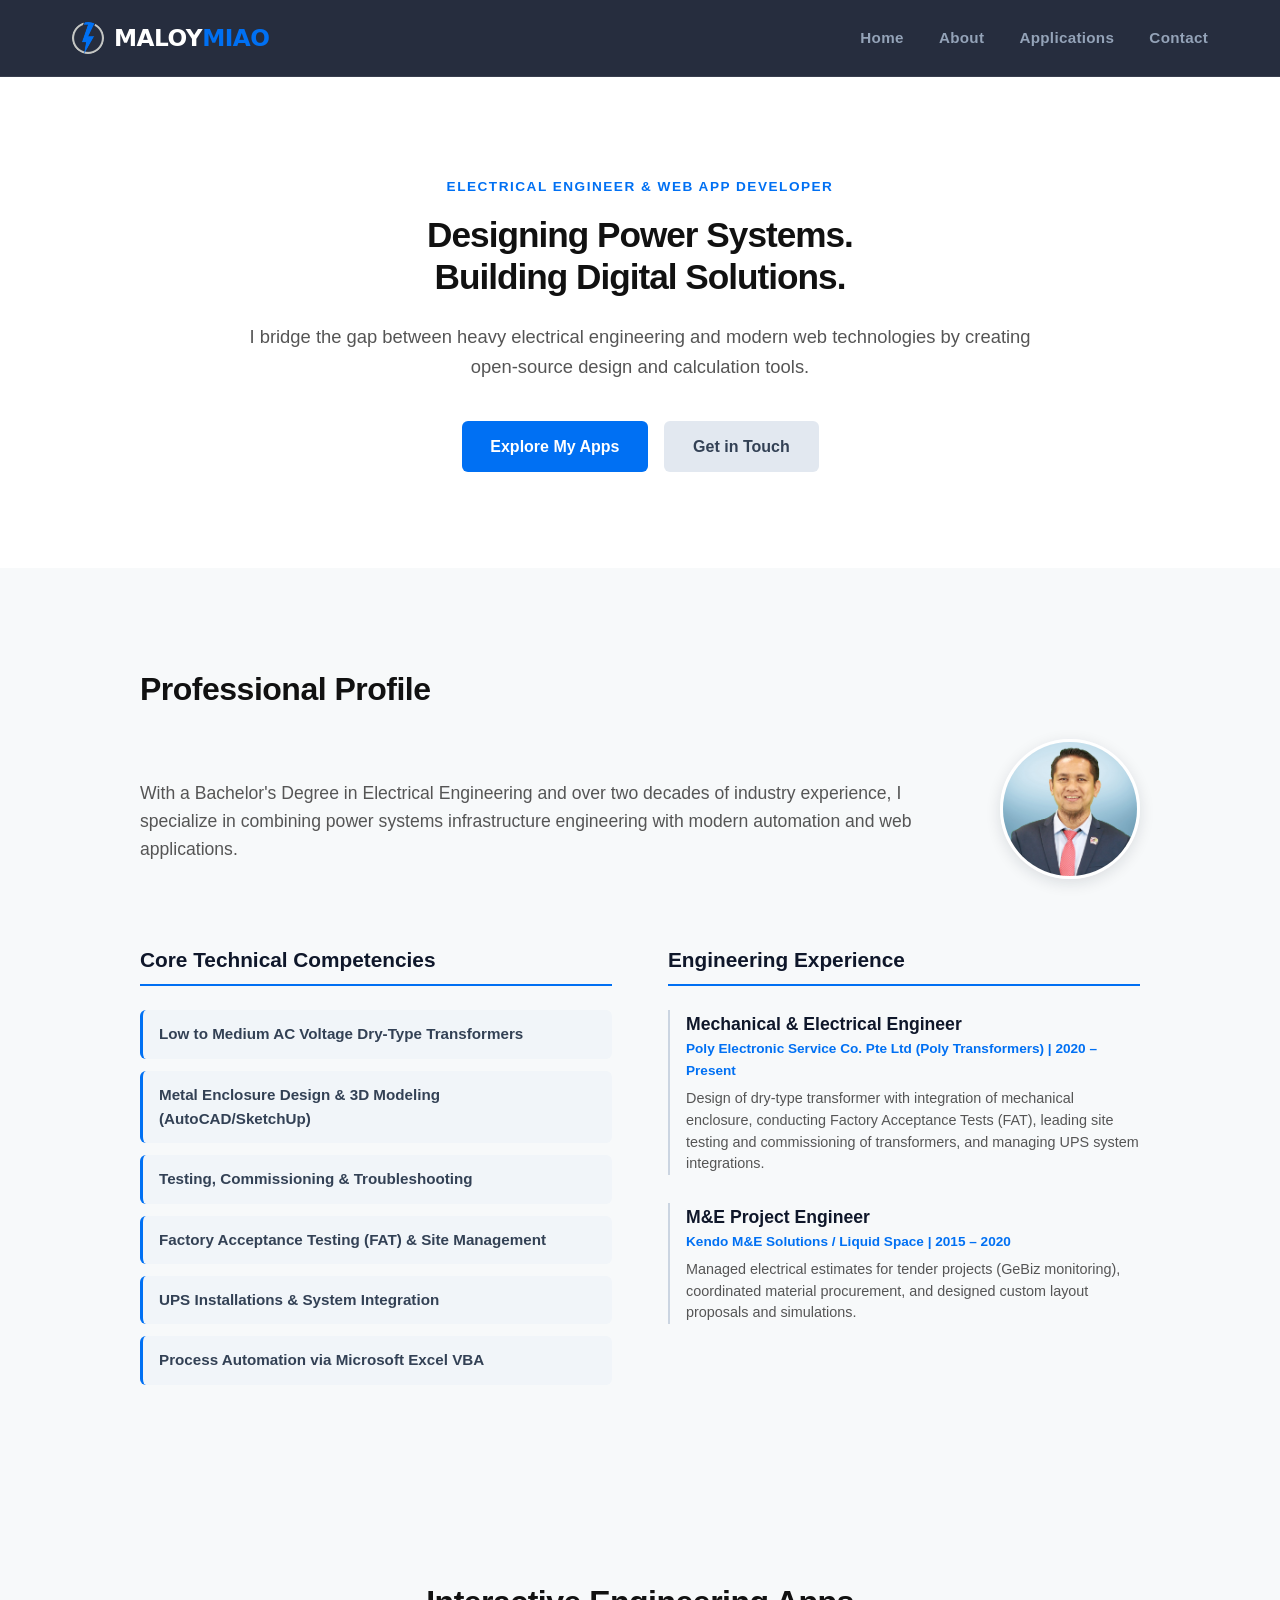
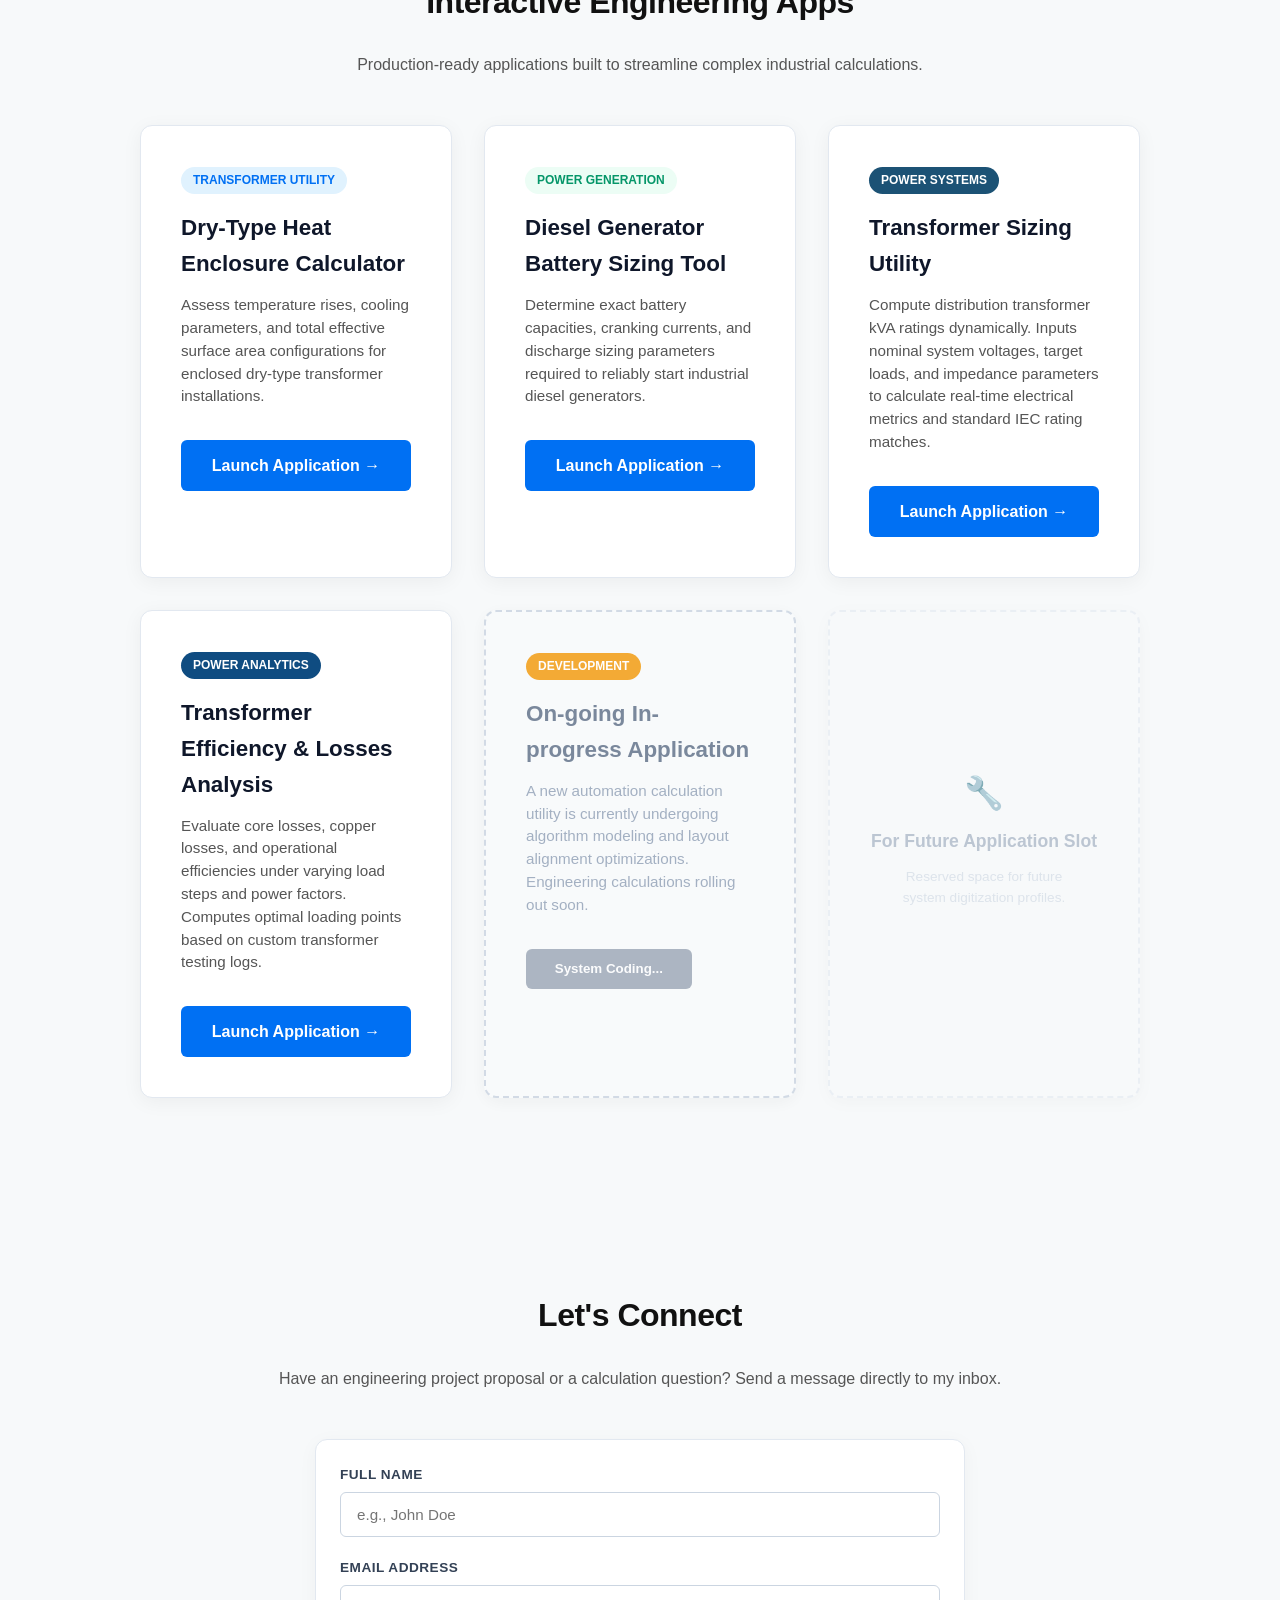
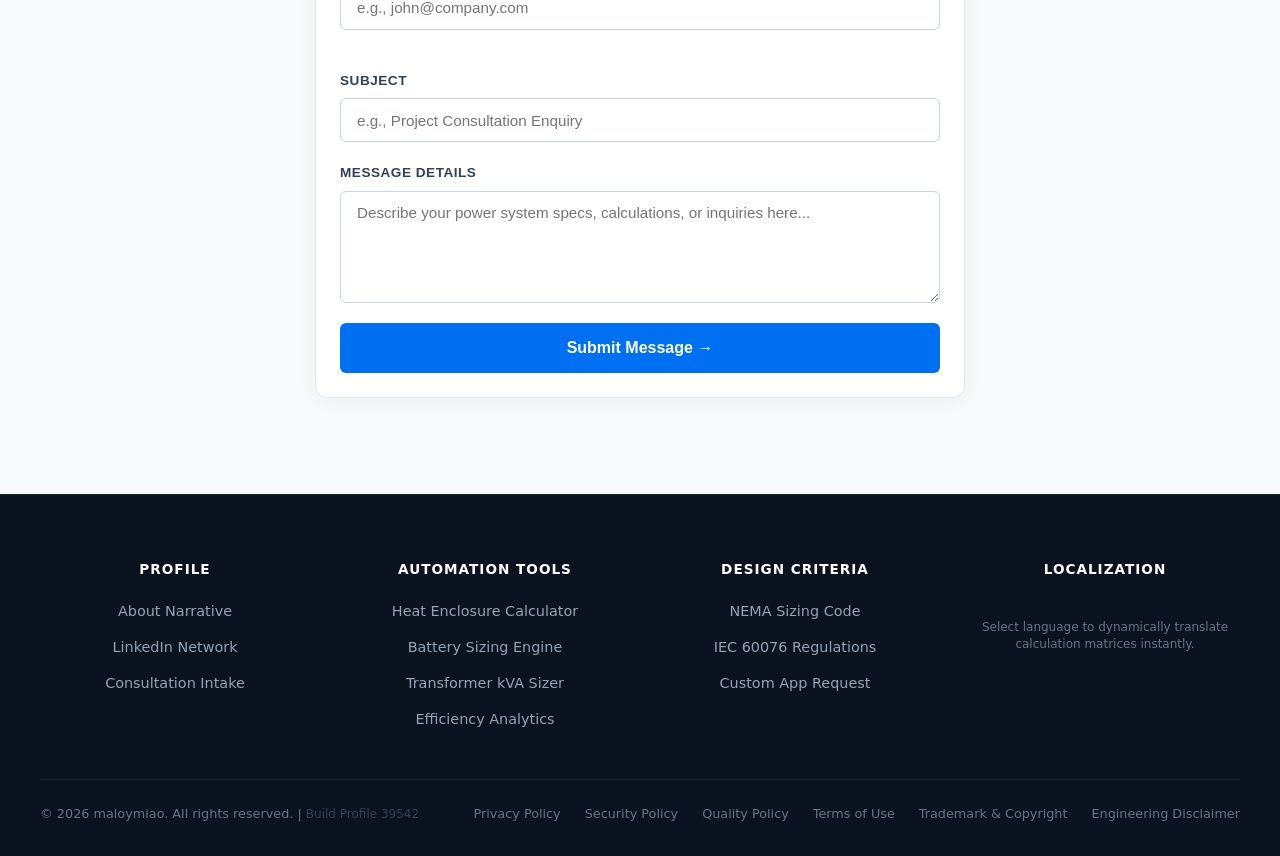
<file: index.html>
<!DOCTYPE html>
<html lang="en">
<head>
    <meta charset="UTF-8">
    <meta name="viewport" content="width=device-width, initial-scale=1.0">
    <title>Maloy Miao | Electrical Engineer & Developer</title>
    <link rel="stylesheet" href="styles.css">
    <link rel="manifest" href="/manifest.json">
    <meta name="theme-color" content="#0b1523">
    <link rel="apple-touch-icon" href="/icon-192.png">
</head>
<body>

    <!-- Navigation Bar -->
    <header>
        <nav class="navbar">
        <!-- Responsive Logo Image and Brand Text Block -->
        <a href="#" style="display: flex; align-items: center; gap: 10px; text-decoration: none !important;">
            <img src="my-logo.png" alt="MaloyMiao Logo" style="width: 32px; height: 32px; object-fit: contain; border-radius: 50%;">
            <span style="color: #ffffff !important; font-size: 1.45rem !important; font-weight: 900 !important; text-transform: uppercase !important; font-family: system-ui, -apple-system, sans-serif !important; letter-spacing: -0.5px !important;">
                MALOY<b style="color: #0070f3 !important; font-weight: 900 !important;">MIAO</b>
            </span>
        </a>

            <ul class="nav-links">
                <li><a href="#home">Home</a></li>
                <li><a href="#about">About</a></li>
                <li><a href="#applications">Applications</a></li>
                <li><a href="#contact">Contact</a></li>
            </ul>
        </nav>
    </header>

    <!-- Hero Section -->
    <section id="home" class="hero-section">
        <div class="hero-container">
            <p class="hero-subtitle">Electrical Engineer & Web App Developer</p>
            <h1 class="hero-title">Designing Power Systems.<br>Building Digital Solutions.</h1>
            <p class="hero-description">I bridge the gap between heavy electrical engineering and modern web technologies by creating open-source design and calculation tools.</p>
            <div class="hero-buttons">
                <a href="#applications" class="btn btn-primary">Explore My Apps</a>
                <a href="#contact" class="btn btn-secondary">Get in Touch</a>
            </div>
        </div>
    </section>

    <!-- Professional Profile Section -->
    <section id="about" class="about-section">
        <div class="section-container text-left-align">
            <h2>Professional Profile</h2>
            
            <!-- Top Layout Row: Bio Intro text next to your Photo -->
            <div class="profile-intro-row">
                <p class="section-intro">With a Bachelor's Degree in Electrical Engineering and over two decades of industry experience, I specialize in combining power systems infrastructure engineering with modern automation and web applications.</p>
                
                <div class="profile-photo-wrapper">
                    <img src="profile.jpg" alt="Marlon Cabargada" class="profile-inline-image">
                </div>
            </div>
            
            <!-- Bottom Layout Row: Two Columns for Core Competencies and Experience -->
            <div class="about-flex-layout">
                <!-- Left Column: Core Focus Areas -->
                <div class="about-column">
                    <h3>Core Technical Competencies</h3>
                    <ul class="skills-tags-list">
                        <li>Low to Medium AC Voltage Dry-Type Transformers</li>
                        <li>Metal Enclosure Design & 3D Modeling (AutoCAD/SketchUp)</li>
                        <li>Testing, Commissioning & Troubleshooting</li>
                        <li>Factory Acceptance Testing (FAT) & Site Management</li>
                        <li>UPS Installations & System Integration</li>
                        <li>Process Automation via Microsoft Excel VBA</li>
                    </ul>
                </div>

                <!-- Right Column: Timeline History -->
                <div class="about-column">
                    <h3>Engineering Experience</h3>
                    <div class="timeline-item">
                        <h4>Mechanical & Electrical Engineer</h4>
                        <p class="company-sub">Poly Electronic Service Co. Pte Ltd (Poly Transformers) | 2020 – Present</p>
                        <p class="role-desc">Design of dry-type transformer with integration of mechanical enclosure, conducting Factory Acceptance Tests (FAT), leading site testing and commissioning of transformers, and managing UPS system integrations.</p>
                    </div>
                    <div class="timeline-item">
                        <h4>M&E Project Engineer</h4>
                        <p class="company-sub">Kendo M&E Solutions / Liquid Space | 2015 – 2020</p>
                        <p class="role-desc">Managed electrical estimates for tender projects (GeBiz monitoring), coordinated material procurement, and designed custom layout proposals and simulations.</p>
                    </div>
                </div>
            </div>
        </div>
    </section>

        <!-- Engineering Utilities Section -->
    <section id="applications" class="apps-section">
        <div class="section-container">
            <h2>Interactive Engineering Apps</h2>
            <p class="section-subtitle">Production-ready applications built to streamline complex industrial calculations.</p>
            
            <div class="apps-grid">
                <!-- App Link Card 1: Transformer Heat Enclosure -->
                <div class="app-link-card">
                    <div class="card-badge">Transformer Utility</div>
                    <h3>Dry-Type Heat Enclosure Calculator</h3>
                    <p>Assess temperature rises, cooling parameters, and total effective surface area configurations for enclosed dry-type transformer installations.</p>
                    <a href="calculator.html" class="btn btn-app-link">Launch Application &rarr;</a>
                </div>

                <!-- App Link Card 2: Battery Sizing Utility -->
                <div class="app-link-card">
                    <div class="card-badge bg-battery">Power Generation</div>
                    <h3>Diesel Generator Battery Sizing Tool</h3>
                    <p>Determine exact battery capacities, cranking currents, and discharge sizing parameters required to reliably start industrial diesel generators.</p>
                    <a href="battery-calculator.html" class="btn btn-app-link btn-battery">Launch Application &rarr;</a>
                </div>

                <!-- App Link Card 3: Distribution Transformer Sizing -->
                <div class="app-link-card">
                    <div class="card-badge bg-request" style="background-color: #1c5275; color: #ffffff; display: inline-block; padding: 0.25rem 0.75rem; border-radius: 9999px; font-size: 0.75rem; font-weight: 700; text-transform: uppercase; margin-bottom: 1rem;">Power Systems</div>
                    <h3>Transformer Sizing Utility</h3>
                    <p>Compute distribution transformer kVA ratings dynamically. Inputs nominal system voltages, target loads, and impedance parameters to calculate real-time electrical metrics and standard IEC rating matches.</p>
                    <a href="txsizing-calc.html" class="btn btn-app-link btn-request">Launch Application &rarr;</a>
                </div>
                    
                <!-- Application Link Card 4: Transformer Efficiency -->
                <div class="app-link-card">
                    <div class="card-badge" style="background-color: #0f4c81; color: #ffffff; display: inline-block; padding: 0.25rem 0.75rem; border-radius: 9999px; font-size: 0.75rem; font-weight: 700; text-transform: uppercase; margin-bottom: 1rem;">Power Analytics</div>
                    <h3>Transformer Efficiency & Losses Analysis</h3>
                    <p>Evaluate core losses, copper losses, and operational efficiencies under varying load steps and power factors. Computes optimal loading points based on custom transformer testing logs.</p>
                    <a href="Transformer_eff.html" class="btn btn-app-link">Launch Application &rarr;</a>
                </div>

                <!-- Application Link Card 5: In-Progress Placeholder -->
                <div class="app-link-card" style="border: 2px dashed #cbd5e1; background: rgba(248, 250, 252, 0.6); opacity: 0.85;">
                    <div class="card-badge" style="background-color: #f29c11; color: #ffffff; display: inline-block; padding: 0.25rem 0.75rem; border-radius: 9999px; font-size: 0.75rem; font-weight: 700; text-transform: uppercase; margin-bottom: 1rem;">Development</div>
                    <h3 style="color: #64748b;">On-going In-progress Application</h3>
                    <p style="color: #94a3b8;">A new automation calculation utility is currently undergoing algorithm modeling and layout alignment optimizations. Engineering calculations rolling out soon.</p>
                    <button class="btn btn-app-link" style="background-color: #64748b; cursor: not-allowed; opacity: 0.6;" disabled>System Coding...</button>
                </div>

                <!-- Application Link Card 6: Future Slot Placeholder -->
                <div class="app-link-card" style="border: 2px dashed #e2e8f0; background: transparent; opacity: 0.6; display: flex; flex-direction: column; justify-content: center; align-items: center; min-height: 250px;">
                    <div style="font-size: 2rem; margin-bottom: 0.5rem; color: #94a3b8;">🔧</div>
                    <h3 style="color: #94a3b8; font-size: 1.1rem; text-align: center;">For Future Application Slot</h3>
                    <p style="color: #cbd5e1; font-size: 0.85rem; text-align: center; max-width: 80%;">Reserved space for future system digitization profiles.</p>
                </div>
            </div>
        </div>
    </section>

        <!-- Interactive Contact Section Component -->
    <section id="contact" class="contact-section">
        <div class="section-container">
            <h2>Let's Connect</h2>
            <p class="section-subtitle">Have an engineering project proposal or a calculation question? Send a message directly to my inbox.</p>
            
            <!-- Professional Contact Form Grid -->
            <form action="https://formspree.io/f/xaqgovdq" method="POST" class="portfolio-contact-form">
                <div class="form-row-twin">
                    <div class="form-input-block">
                        <label for="client-name">Full Name</label>
                        <input type="text" id="client-name" name="name" placeholder="e.g., John Doe" required>
                    </div>
                    <div class="form-input-block">
                        <label for="client-email">Email Address</label>
                        <input type="email" id="client-email" name="_replyto" placeholder="e.g., john@company.com" required>
                    </div>
                </div>

                <div class="form-input-block">
                    <label for="client-subject">Subject</label>
                    <input type="text" id="client-subject" name="subject" placeholder="e.g., Project Consultation Enquiry" required>
                </div>

                <div class="form-input-block">
                    <label for="client-message">Message Details</label>
                    <textarea id="client-message" name="message" rows="5" placeholder="Describe your power system specs, calculations, or inquiries here..." required></textarea>
                </div>

                <!-- Hidden form configuration setting to prevent spam bots -->
                <input type="text" name="_gotcha" style="display:none">

                <button type="submit" class="btn btn-primary btn-form-submit">Submit Message &rarr;</button>
            </form>
        </div>
    </section>

    <!-- ========================================== -->
    <!-- 🏢 PROFESSIONAL MULTI-COLUMN CORPORATE FOOTER -->
    <!-- ========================================== -->
    <footer style="background-color: #0b1320; color: #94a3b8; padding: 4rem 2rem 2rem 2rem; font-family: system-ui, -apple-system, sans-serif; border-top: 1px solid rgba(255,255,255,0.05); box-sizing: border-box; width: 100%;">
        
        <!-- Top Multi-Column Grid Layout Row -->
        <div style="max-width: 1200px; margin: 0 auto; display: grid; grid-template-columns: repeat(auto-fit, minmax(200px, 1fr)); gap: 2.5rem; padding-bottom: 3rem; border-bottom: 1px solid rgba(255,255,255,0.05);">
            
            <!-- Column 1: Core Navigation Profile -->
            <div style="display: flex; flex-direction: column; gap: 0.8rem;">
                <h4 style="color: #ffffff; font-size: 0.85rem; font-weight: 700; text-transform: uppercase; letter-spacing: 1px; margin-bottom: 0.4rem;">Profile</h4>
                <a href="#about" style="color: #94a3b8; text-decoration: none; font-size: 0.9rem; transition: color 0.2s;">About Narrative</a>
                <a href="https://linkedin.com/in/marlon-cabargada-51784a113/" target="_blank" style="color: #94a3b8; text-decoration: none; font-size: 0.9rem; transition: color 0.2s;">LinkedIn Network</a>
                <a href="#contact" style="color: #94a3b8; text-decoration: none; font-size: 0.9rem; transition: color 0.2s;">Consultation Intake</a>
            </div>

            <!-- Column 2: Digital Automation Tools -->
            <div style="display: flex; flex-direction: column; gap: 0.8rem;">
                <h4 style="color: #ffffff; font-size: 0.85rem; font-weight: 700; text-transform: uppercase; letter-spacing: 1px; margin-bottom: 0.4rem;">Automation Tools</h4>
                <a href="calculator.html" style="color: #94a3b8; text-decoration: none; font-size: 0.9rem; transition: color 0.2s;">Heat Enclosure Calculator</a>
                <a href="battery-calculator.html" style="color: #94a3b8; text-decoration: none; font-size: 0.9rem; transition: color 0.2s;">Battery Sizing Engine</a>
                <a href="txsizing-calc.html" style="color: #94a3b8; text-decoration: none; font-size: 0.9rem; transition: color 0.2s;">Transformer kVA Sizer</a>
                <a href="Transformer_eff.html" style="color: #94a3b8; text-decoration: none; font-size: 0.9rem; transition: color 0.2s;">Efficiency Analytics</a>
            </div>

            <!-- Column 3: Industry Design Criteria -->
            <div style="display: flex; flex-direction: column; gap: 0.8rem;">
                <h4 style="color: #ffffff; font-size: 0.85rem; font-weight: 700; text-transform: uppercase; letter-spacing: 1px; margin-bottom: 0.4rem;">Design Criteria</h4>
                <span onclick="openNemaModal()" style="color: #94a3b8; text-decoration: none; font-size: 0.9rem; transition: color 0.2s; cursor: pointer;" onmouseover="this.style.color='#ffffff'" onmouseout="this.style.color='#94a3b8'">NEMA Sizing Code</span>
                <span onclick="openIecModal()" style="color: #94a3b8; text-decoration: none; font-size: 0.9rem; transition: color 0.2s; cursor: pointer;" onmouseover="this.style.color='#ffffff'" onmouseout="this.style.color='#94a3b8'">IEC 60076 Regulations</span>
                <a href="#applications" style="color: #94a3b8; text-decoration: none; font-size: 0.9rem; transition: color 0.2s;">Custom App Request</a>
            </div>

            <!-- Column 4: Localization & Global Reach -->
            <div style="display: flex; flex-direction: column; gap: 0.8rem;">
                <h4 style="color: #ffffff; font-size: 0.85rem; font-weight: 700; text-transform: uppercase; letter-spacing: 1px; margin-bottom: 0.4rem;">Localization</h4>
                
                <!-- 🌐 Dynamic Google Translate Native Integration Element Box -->
                <div id="google_translate_element" style="margin-top: 0.2rem;"></div>
                <span style="font-size: 0.75rem; color: #64748b; line-height: 1.4; margin-top: 0.2rem;">Select language to dynamically translate calculation matrices instantly.</span>
            </div>

        </div>

        <!-- Bottom Baseline Sub-Footer Copyright Row -->
        <div style="max-width: 1200px; margin: 0 auto; padding-top: 1.5rem; display: flex; flex-wrap: wrap; justify-content: space-between; align-items: center; gap: 1rem; font-size: 0.8rem; color: #64748b;">
            <div>
                &copy; 2026 maloymiao. All rights reserved. | <span style="color: #334155; font-size: 0.75rem;">Build Profile 39542</span>
            </div>
            <div style="display: flex; gap: 1.5rem;">
                <!-- 🌟 THE CHANGED LINK: Connects the text row to your modal animation popup -->
                <span onclick="openPrivacyModal()" style="cursor: pointer; transition: color 0.2s;" onmouseover="this.style.color='#ffffff'" onmouseout="this.style.color='#64748b'">Privacy Policy</span>
                
                <!-- New Entries -->
                <span onclick="openSecurityModal()" style="cursor: pointer; transition: color 0.2s;" onmouseover="this.style.color='#ffffff'" onmouseout="this.style.color='#64748b'">Security Policy</span>
                <span onclick="openQualityModal()" style="cursor: pointer; transition: color 0.2s;" onmouseover="this.style.color='#ffffff'" onmouseout="this.style.color='#64748b'">Quality Policy</span> 
                
                <!-- 🌟 THE CHANGED LINK: Connects the text row to your terms modal animation popup -->
                <span onclick="openTermsModal()" style="cursor: pointer; transition: color 0.2s;" onmouseover="this.style.color='#ffffff'" onmouseout="this.style.color='#64748b'">Terms of Use</span>
                
                <span onclick="openCopyrightModal()" style="cursor: pointer; transition: color 0.2s;" onmouseover="this.style.color='#ffffff'" onmouseout="this.style.color='#64748b'">Trademark & Copyright</span>

                <!-- 🌟 THE CHANGED LINK: Connects the text row to your disclaimer modal animation popup -->
                <span onclick="openDisclaimerModal()" style="cursor: pointer; transition: color 0.2s;" onmouseover="this.style.color='#ffffff'" onmouseout="this.style.color='#64748b'">Engineering Disclaimer</span>

            </div>
        </div>
    </footer>

    <!-- 🌐 Automatic Google Translate Initialization Script Injection Link -->
    <script type="text/javascript">
        function googleTranslateElementInit() {
            new google.translate.TranslateElement({
                pageLanguage: 'en',
                layout: google.translate.TranslateElement.InlineLayout.SIMPLE
            }, 'google_translate_element');
        }
    </script>
    <!-- 🌟 OPTIMIZED REFERENCE: Explicitly adding https: secures network handshakes -->
    <script type="text/javascript" src="https://translate.google.com/translate_a/element.js?cb=googleTranslateElementInit"></script>


        
    <!-- ========================================== -->
    <!-- 📊 4TH APP SPA LAYER STORAGE CONTAINER     -->
    <!-- ========================================== -->
    <main id="app-workspace-layer" style="display: none !important; opacity: 0; pointer-events: none; padding-top: 80px; min-height: 100vh; background-color: #f8fafc;">
        <div class="section-container" style="max-width: 1200px; margin: 0 auto; padding: 2rem 1rem;">
            
            <div id="panel-efficiency-calc" class="spa-app-panel" style="display: none;">
                <!-- 🚀 PASTE YOUR RAW 4TH APP HTML FORMS & CODES DIRECTLY HERE -->
                <h2 style="color: #0f172a; margin-bottom: 1.5rem;">📊 Transformer Efficiency & Losses Analysis</h2>
            </div>

        </div>
    </main>

    <script src="script.js"></script>
    <script>
      if ("serviceWorker" in navigator) {
        window.addEventListener("load", () => {
          navigator.serviceWorker.register("/sw.js");
        });
      }
    </script>

    <!-- ========================================== -->
    <!-- 🔒 PRIVACY POLICY INTERACTIVE MODAL OVERLAY -->
    <!-- ========================================== -->
    <div id="privacy-modal" style="display: none; position: fixed; top: 0; left: 0; width: 100%; height: 100%; background-color: rgba(11, 19, 32, 0.85); z-index: 99999; backdrop-filter: blur(8px); align-items: center; justify-content: center; padding: 1.5rem; box-sizing: border-box;">
        <div style="background-color: #ffffff; color: #334155; width: 100%; max-width: 650px; max-height: 80vh; border-radius: 16px; box-shadow: 0 20px 50px rgba(0,0,0,0.3); display: flex; flex-direction: column; overflow: hidden; font-family: system-ui, -apple-system, sans-serif;">
            
            <!-- Modal Sticky Top Branding Header Bar -->
            <div style="background-color: #0b1320; color: #ffffff; padding: 1.25rem 1.5rem; display: flex; justify-content: space-between; align-items: center;">
                <h3 style="margin: 0; font-size: 1.1rem; font-weight: 700; letter-spacing: 0.5px; text-transform: uppercase;">Privacy Policy</h3>
                <button onclick="closePrivacyModal()" style="background: transparent; border: none; color: #94a3b8; font-size: 1.5rem; cursor: pointer; font-weight: 300; transition: color 0.2s;" onmouseover="this.style.color='#ffffff'" onmouseout="this.style.color='#94a3b8'">&times;</button>
            </div>

            <!-- Scrollable Legal Notice Content Workspace -->
            <div style="padding: 1.5rem; overflow-y: auto; font-size: 0.95rem; line-height: 1.6; display: flex; flex-direction: column; gap: 1.2rem;">
                <p style="margin: 0; color: #64748b; font-size: 0.85rem; font-weight: 600;">Last Updated: August 2026</p>
                <p style="margin: 0;">Welcome to <strong>maloymiao.com</strong>. Your privacy is paramount. This statement outlines how data is tracked and secured across our digital engineering platform.</p>
                
                <div>
                    <h4 style="color: #0b1320; margin: 0 0 0.4rem 0; font-size: 1rem; font-weight: 700;">1. Information Collection</h4>
                    <p style="margin: 0;">We only collect personal information (such as names, corporate emails, and text descriptions) that you explicitly provide when filling out our contact intake sheets or app digitization request blocks.</p>
                </div>

                <div>
                    <h4 style="color: #0b1320; margin: 0 0 0.4rem 0; font-size: 1rem; font-weight: 700;">2. Data Usage & Processing</h4>
                    <p style="margin: 0;">Your technical variables are used strictly to evaluate, communicate, and automate your engineering worksheets. We do not sell, rent, or lease your personal information to third-party marketing vectors.</p>
                </div>

                <div>
                    <h4 style="color: #0b1320; margin: 0 0 0.4rem 0; font-size: 1rem; font-weight: 700;">3. Third-Party Forms Handling</h4>
                    <p style="margin: 0;">Data transmission is handled securely by our integrated backend server handler, Formspree. All communications are securely encrypted using standard HTTPS network handshakes.</p>
                </div>

                <div>
                    <h4 style="color: #0b1320; margin: 0 0 0.4rem 0; font-size: 1rem; font-weight: 700;">4. Engineering Calculation Security</h4>
                    <p style="margin: 0;">All computational logic models (like transformer weights or battery calculations) run directly inside your local web browser sandbox. No operational variables are cached on our host networks.</p>
                </div>
            </div>

            <!-- Modal Bottom Sticky Control Confirmation Footer Bar -->
            <div style="background-color: #f8fafc; padding: 1rem 1.5rem; border-top: 1px solid #e2e8f0; display: flex; justify-content: flex-end;">
                <button onclick="closePrivacyModal()" style="background-color: #0b1320; color: #ffffff; border: none; padding: 0.6rem 1.5rem; font-size: 0.9rem; font-weight: 600; border-radius: 6px; cursor: pointer; transition: opacity 0.2s;" onmouseover="this.style.opacity='0.9'" onmouseout="this.style.opacity='1'">Close Statement</button>
            </div>
        </div>
    </div>

    <!-- ⚙️ JavaScript Modal Interface Visibility Toggles -->
    <script>
        function openPrivacyModal() {
            const modal = document.getElementById('privacy-modal');
            if (modal) {
                modal.style.display = 'flex';
                document.body.style.overflow = 'hidden'; /* Stops the main website from scrolling in background */
            }
        }
        function closePrivacyModal() {
            const modal = document.getElementById('privacy-modal');
            if (modal) {
                modal.style.display = 'none';
                document.body.style.overflow = 'auto'; /* Restores homepage scrolling */
            }
        }
    </script>

    <!-- ========================================== -->
    <!-- ⚖️ TERMS OF USE INTERACTIVE MODAL OVERLAY   -->
    <!-- ========================================== -->
    <div id="terms-modal" style="display: none; position: fixed; top: 0; left: 0; width: 100%; height: 100%; background-color: rgba(11, 19, 32, 0.85); z-index: 99999; backdrop-filter: blur(8px); align-items: center; justify-content: center; padding: 1.5rem; box-sizing: border-box;">
        <div style="background-color: #ffffff; color: #334155; width: 100%; max-width: 650px; max-height: 80vh; border-radius: 16px; box-shadow: 0 20px 50px rgba(0,0,0,0.3); display: flex; flex-direction: column; overflow: hidden; font-family: system-ui, -apple-system, sans-serif;">
            
            <!-- Modal Sticky Top Branding Header Bar -->
            <div style="background-color: #0b1320; color: #ffffff; padding: 1.25rem 1.5rem; display: flex; justify-content: space-between; align-items: center;">
                <h3 style="margin: 0; font-size: 1.1rem; font-weight: 700; letter-spacing: 0.5px; text-transform: uppercase;">Terms of Use</h3>
                <button onclick="closeTermsModal()" style="background: transparent; border: none; color: #94a3b8; font-size: 1.5rem; cursor: pointer; font-weight: 300; transition: color 0.2s;" onmouseover="this.style.color='#ffffff'" onmouseout="this.style.color='#94a3b8'">&times;</button>
            </div>

            <!-- Scrollable Legal Notice Content Workspace -->
            <div style="padding: 1.5rem; overflow-y: auto; font-size: 0.95rem; line-height: 1.6; display: flex; flex-direction: column; gap: 1.2rem;">
                <p style="margin: 0; color: #64748b; font-size: 0.85rem; font-weight: 600;">Last Updated: August 2026</p>
                <p style="margin: 0;">By accessing and using <strong>maloymiao.com</strong> and its digital calculation applications, you agree to comply with and be bound by the following terms and conditions.</p>
                
                <div>
                    <h4 style="color: #0b1320; margin: 0 0 0.4rem 0; font-size: 1rem; font-weight: 700;">1. Engineering Estimates & Disclaimer</h4>
                    <p style="margin: 0;">All automated calculation utilities (including transformer sizing & efficiency, battery capacities, and heat enclosure parameters) are provided strictly as conceptual design estimators. These outputs do not replace formal, verified engineering computations or field inspections.</p>
                </div>

                <div>
                    <h4 style="color: #0b1320; margin: 0 0 0.4rem 0; font-size: 1rem; font-weight: 700;">2. Permitted Use</h4>
                    <p style="margin: 0;">Users are granted a non-exclusive license to use these web tools for individual evaluation or professional calculation checks. Reverse engineering the math script arrays or cloning the layout for commercial resale is strictly prohibited.</p>
                </div>

                <div>
                    <h4 style="color: #0b1320; margin: 0 0 0.4rem 0; font-size: 1rem; font-weight: 700;">3. Limitation of Liability</h4>
                    <p style="margin: 0;">In no event shall maloymiao or its developers be held liable for mechanical breakdowns, hardware failures, project budget drops, or regulatory non-compliance arising from the direct application of website calculation outputs.</p>
                </div>
            </div>

            <!-- Modal Bottom Sticky Control Confirmation Footer Bar -->
            <div style="background-color: #f8fafc; padding: 1rem 1.5rem; border-top: 1px solid #e2e8f0; display: flex; justify-content: flex-end;">
                <button onclick="closeTermsModal()" style="background-color: #0b1320; color: #ffffff; border: none; padding: 0.6rem 1.5rem; font-size: 0.9rem; font-weight: 600; border-radius: 6px; cursor: pointer; transition: opacity 0.2s;" onmouseover="this.style.opacity='0.9'" onmouseout="this.style.opacity='1'">Accept & Close</button>
            </div>
        </div>
    </div>

    <!-- ⚙️ JavaScript Modal Interface Visibility Toggles -->
    <script>
        function openTermsModal() {
            const modal = document.getElementById('terms-modal');
            if (modal) {
                modal.style.display = 'flex';
                document.body.style.overflow = 'hidden';
            }
        }
        function closeTermsModal() {
            const modal = document.getElementById('terms-modal');
            if (modal) {
                modal.style.display = 'none';
                document.body.style.overflow = 'auto';
            }
        }
    </script>

    <!-- ========================================== -->
    <!-- ⚙️ ENGINEERING DISCLAIMER MODAL OVERLAY     -->
    <!-- ========================================== -->
    <div id="disclaimer-modal" style="display: none; position: fixed; top: 0; left: 0; width: 100%; height: 100%; background-color: rgba(11, 19, 32, 0.85); z-index: 99999; backdrop-filter: blur(8px); align-items: center; justify-content: center; padding: 1.5rem; box-sizing: border-box;">
        <div style="background-color: #ffffff; color: #334155; width: 100%; max-width: 650px; max-height: 80vh; border-radius: 16px; box-shadow: 0 20px 50px rgba(0,0,0,0.3); display: flex; flex-direction: column; overflow: hidden; font-family: system-ui, -apple-system, sans-serif;">
            
            <!-- Modal Sticky Top Branding Header Bar -->
            <div style="background-color: #0b1320; color: #ffffff; padding: 1.25rem 1.5rem; display: flex; justify-content: space-between; align-items: center;">
                <h3 style="margin: 0; font-size: 1.1rem; font-weight: 700; letter-spacing: 0.5px; text-transform: uppercase;">Engineering Disclaimer</h3>
                <button onclick="closeDisclaimerModal()" style="background: transparent; border: none; color: #94a3b8; font-size: 1.5rem; cursor: pointer; font-weight: 300; transition: color 0.2s;" onmouseover="this.style.color='#ffffff'" onmouseout="this.style.color='#94a3b8'">&times;</button>
            </div>

            <!-- Scrollable Legal Notice Content Workspace -->
            <div style="padding: 1.5rem; overflow-y: auto; font-size: 0.95rem; line-height: 1.6; display: flex; flex-direction: column; gap: 1.2rem;">
                <p style="margin: 0; color: #64748b; font-size: 0.85rem; font-weight: 600;">Last Updated: August 2026</p>
                <p style="margin: 0; font-weight: 700; color: #dc2626;">IMPORTANT NOTICE TO ALL USERS, FIELD INSPECTORS, AND CONSULTANTS:</p>
                
                <div>
                    <h4 style="color: #0b1320; margin: 0 0 0.4rem 0; font-size: 1rem; font-weight: 700;">1. No Professional Relationship</h4>
                    <p style="margin: 0;">The use of the calculations, web applications, and automated forms available on <strong>maloymiao.com</strong> does not establish an engineer-client consultation relationship. The computational engines are standalone reference engines only.</p>
                </div>

                <div>
                    <h4 style="color: #0b1320; margin: 0 0 0.4rem 0; font-size: 1rem; font-weight: 700;">2. Accuracy of Mathematical Approximations</h4>
                    <p style="margin: 0;">While all scripts have been rigorously verified against standard electrical engineering formulas (such as standard NEMA sizing, IEC 60076 parameters, and thermal calculations), local site variances, harmonic conditions, and manufacturer-specific equipment criteria may significantly impact real-world parameters.</p>
                </div>

                <div>
                    <h4 style="color: #0b1320; margin: 0 0 0.4rem 0; font-size: 1rem; font-weight: 700;">3. Field Verification Mandatory</h4>
                    <p style="margin: 0;">Users are strictly advised to manually cross-check all application outputs against official engineering codes, datasheets, and physical field measurement inputs before executing physical procurement, sizing hardware configurations, or launching equipment installations.</p>
                </div>
            </div>

            <!-- Modal Bottom Sticky Control Confirmation Footer Bar -->
            <div style="background-color: #f8fafc; padding: 1rem 1.5rem; border-top: 1px solid #e2e8f0; display: flex; justify-content: flex-end;">
                <button onclick="closeDisclaimerModal()" style="background-color: #0b1320; color: #ffffff; border: none; padding: 0.6rem 1.5rem; font-size: 0.9rem; font-weight: 600; border-radius: 6px; cursor: pointer; transition: opacity 0.2s;" onmouseover="this.style.opacity='0.9'" onmouseout="this.style.opacity='1'">Acknowledge & Close</button>
            </div>
        </div>
    </div>

    <!-- ⚙️ JavaScript Modal Interface Visibility Toggles -->
    <script>
        function openDisclaimerModal() {
            const modal = document.getElementById('disclaimer-modal');
            if (modal) {
                modal.style.display = 'flex';
                document.body.style.overflow = 'hidden';
            }
        }
        function closeDisclaimerModal() {
            const modal = document.getElementById('disclaimer-modal');
            if (modal) {
                modal.style.display = 'none';
                document.body.style.overflow = 'auto';
            }
        }
    </script>

    <!-- ========================================== -->
    <!-- 🇺🇸 NEMA COMPLIANCE POPOUT BOX               -->
    <!-- ========================================== -->
    <div id="nema-modal" style="display: none; position: fixed; top: 0; left: 0; width: 100%; height: 100%; background-color: rgba(11, 19, 32, 0.85); z-index: 99999; backdrop-filter: blur(8px); align-items: center; justify-content: center; padding: 1.5rem; box-sizing: border-box;">
        <div style="background-color: #ffffff; color: #334155; width: 100%; max-width: 600px; border-radius: 16px; box-shadow: 0 20px 50px rgba(0,0,0,0.3); display: flex; flex-direction: column; overflow: hidden; font-family: system-ui, sans-serif;">
            
            <!-- Header -->
            <div style="background-color: #0b1320; color: #ffffff; padding: 1.25rem 1.5rem; display: flex; justify-content: space-between; align-items: center;">
                <h3 style="margin: 0; font-size: 1.1rem; font-weight: 700; letter-spacing: 0.5px; text-transform: uppercase;">🇺🇸 NEMA Design Compliance Criteria</h3>
                <button onclick="closeNemaModal()" style="background: transparent; border: none; color: #94a3b8; font-size: 1.5rem; cursor: pointer; font-weight: 300;">&times;</button>
            </div>
            
            <!-- Content Space -->
            <div style="padding: 2rem; font-size: 0.95rem; line-height: 1.6; display: flex; flex-direction: column; gap: 1.2rem;">
                <p style="margin: 0;">Our digital application suite incorporates standardized industrial sizing parameters, equipment capacity matching scales, and overcurrent validation safety boundaries recognized across North American manufacturing and distribution frameworks (<strong>NEMA, ANSI, and NEC</strong>).</p>
                
                <p style="margin: 0;">To protect physical grid configurations and upstream hardware assets, loading matrices automatically integrate continuous-duty thermal safety limits. These algorithms cross-reference calculations against commercial equipment step increments, ensuring that all analytical outputs map directly to buildable, real-world engineering selection guidelines.</p>
            </div>
            
            <!-- Footer Controls -->
            <div style="background-color: #f8fafc; padding: 1rem 1.5rem; border-top: 1px solid #e2e8f0; display: flex; justify-content: flex-end;">
                <button onclick="closeNemaModal()" style="background-color: #0b1320; color: #ffffff; border: none; padding: 0.6rem 1.5rem; font-size: 0.9rem; font-weight: 600; border-radius: 6px; cursor: pointer;">Close Reference</button>
            </div>
        </div>
    </div>

        <!-- ========================================== -->
        <!-- 🇪🇺 IEC REGULATIONS POPOUT BOX             -->
        <!-- ========================================== -->
        <div id="iec-modal" style="display: none; position: fixed; top: 0; left: 0; width: 100%; height: 100%; background-color: rgba(11, 19, 32, 0.85); z-index: 99999; backdrop-filter: blur(8px); align-items: center; justify-content: center; padding: 1.5rem; box-sizing: border-box;">
            <div style="background-color: #ffffff; color: #334155; width: 100%; max-width: 600px; border-radius: 16px; box-shadow: 0 20px 50px rgba(0,0,0,0.3); display: flex; flex-direction: column; overflow: hidden; font-family: system-ui, sans-serif;">
                
                <!-- Header -->
                <div style="background-color: #0b1320; color: #ffffff; padding: 1.25rem 1.5rem; display: flex; justify-content: space-between; align-items: center;">
                    <h3 style="margin: 0; font-size: 1.1rem; font-weight: 700; letter-spacing: 0.5px; text-transform: uppercase;">🇪🇺 Global Design Compliance Criteria</h3>
                    <button onclick="closeIecModal()" style="background: transparent; border: none; color: #94a3b8; font-size: 1.5rem; cursor: pointer; font-weight: 300;">&times;</button>
                </div>
                
                <!-- Content Space -->
                <div style="padding: 2rem; font-size: 0.95rem; line-height: 1.6; display: flex; flex-direction: column; gap: 1.2rem;">
                    <p style="margin: 0;">For international networks, our computational utility engines conform to the universal electrical energy laws, network impedance calculations, and system verification protocols governed by the <strong>International Electrotechnical Commission (IEC)</strong>.</p>
                    
                    <p style="margin: 0;">Our analytical calculation frameworks strictly mirror standard industrial quality procedures derived from the latest international software lifecycle benchmarks. The core computational engines isolate fixed structural losses from variable load tracking to ensure highly accurate, submission-ready calculations that adhere directly to best industry practices.</p>
                </div>
                
                <!-- Footer Controls -->
                <div style="background-color: #f8fafc; padding: 1rem 1.5rem; border-top: 1px solid #e2e8f0; display: flex; justify-content: flex-end;">
                    <button onclick="closeIecModal()" style="background-color: #0b1320; color: #ffffff; border: none; padding: 0.6rem 1.5rem; font-size: 0.9rem; font-weight: 600; border-radius: 6px; cursor: pointer;">Close Reference</button>
                </div>
            </div>
        </div>

    <!-- ⚙️ JavaScript Toggles for Reference Sheets -->
    <script>
        function openNemaModal() { document.getElementById('nema-modal').style.display = 'flex'; document.body.style.overflow = 'hidden'; }
        function closeNemaModal() { document.getElementById('nema-modal').style.display = 'none'; document.body.style.overflow = 'auto'; }
        function openIecModal() { document.getElementById('iec-modal').style.display = 'flex'; document.body.style.overflow = 'hidden'; }
        function closeIecModal() { document.getElementById('iec-modal').style.display = 'none'; document.body.style.overflow = 'auto'; }
    </script>

    <!-- ========================================== -->
    <!-- 🏆 QUALITY POLICY INTERACTIVE MODAL OVERLAY -->
    <!-- ========================================== -->
    <div id="quality-modal" style="display: none; position: fixed; top: 0; left: 0; width: 100%; height: 100%; background-color: rgba(11, 19, 32, 0.85); z-index: 99999; backdrop-filter: blur(8px); align-items: center; justify-content: center; padding: 1.5rem; box-sizing: border-box;">
        <div style="background-color: #ffffff; color: #334155; width: 100%; max-width: 650px; max-height: 80vh; border-radius: 16px; box-shadow: 0 20px 50px rgba(0,0,0,0.3); display: flex; flex-direction: column; overflow: hidden; font-family: system-ui, -apple-system, sans-serif;">
            
            <!-- Modal Top Header Bar -->
            <div style="background-color: #0b1320; color: #ffffff; padding: 1.25rem 1.5rem; display: flex; justify-content: space-between; align-items: center;">
                <h3 style="margin: 0; font-size: 1.1rem; font-weight: 700; letter-spacing: 0.5px; text-transform: uppercase;">Quality Policy</h3>
                <button onclick="closeQualityModal()" style="background: transparent; border: none; color: #94a3b8; font-size: 1.5rem; cursor: pointer; font-weight: 300; transition: color 0.2s;" onmouseover="this.style.color='#ffffff'" onmouseout="this.style.color='#94a3b8'">&times;</button>
            </div>

            <!-- Scrollable Policy Content Workspace -->
            <div style="padding: 1.5rem; overflow-y: auto; font-size: 0.95rem; line-height: 1.6; display: flex; flex-direction: column; gap: 1.2rem;">
                <p style="margin: 0; color: #64748b; font-size: 0.85rem; font-weight: 600;">Last Modified: August 2026</p>
                <p style="margin: 0;">At <strong>maloymiao.com</strong>, we are committed to delivering highly accurate, leading-edge engineering software utilities and automated calculation workflows to the technical community. Our software design culture centers on quality, precision, and reliable digital deployment.</p>
                
                <div>
                    <h4 style="color: #0b1320; margin: 0 0 0.4rem 0; font-size: 1rem; font-weight: 700;">1. System Calibration & Core Accuracy</h4>
                    <p style="margin: 0;">The formulas, coefficients, and mathematical code blocks driving our calculation panels are derived straight from the latest industrial standards and peer-reviewed power criteria. We prioritize algorithm verification to eliminate manual data processing flaws.</p>
                </div>

                <div>
                    <h4 style="color: #0b1320; margin: 0 0 0.4rem 0; font-size: 1rem; font-weight: 700;">2. Lifecycle Verification & Maintenance</h4>
                    <p style="margin: 0;">Our applications undergo meticulous interface testing, variable parameter stress-checks, and code layout reviews throughout their development lifecycle. Systems are consistently updated via cloud commits to maintain compatibility with modern mobile and desktop viewports.</p>
                </div>

                <div>
                    <h4 style="color: #0b1320; margin: 0 0 0.4rem 0; font-size: 1rem; font-weight: 700;">3. Continuous Improvement Feedback Loop</h4>
                    <p style="margin: 0;">We leverage developer audits, peer code analysis, and user intake metrics to continuously improve the functional capabilities, processing speed, and user experience of our responsive engineering dashboards.</p>
                </div>
            </div>

            <!-- Modal Bottom Sticky Control Confirmation Footer Bar -->
            <div style="background-color: #f8fafc; padding: 1rem 1.5rem; border-top: 1px solid #e2e8f0; display: flex; justify-content: flex-end;">
                <button onclick="closeQualityModal()" style="background-color: #0b1320; color: #ffffff; border: none; padding: 0.6rem 1.5rem; font-size: 0.9rem; font-weight: 600; border-radius: 6px; cursor: pointer; transition: opacity 0.2s;" onmouseover="this.style.opacity='0.9'" onmouseout="this.style.opacity='1'">Close Policy</button>
            </div>
        </div>
    </div>

    <!-- ⚙️ JavaScript Quality Modal Interface Visibility Toggles -->
    <script>
        function openQualityModal() {
            const modal = document.getElementById('quality-modal');
            if (modal) {
                modal.style.display = 'flex';
                document.body.style.overflow = 'hidden';
            }
        }
        function closeQualityModal() {
            const modal = document.getElementById('quality-modal');
            if (modal) {
                modal.style.display = 'none';
                document.body.style.overflow = 'auto';
            }
        }
    </script>

    <!-- ========================================== -->
    <!-- 🛡️ SECURITY POLICY INTERACTIVE MODAL OVERLAY -->
    <!-- ========================================== -->
    <div id="security-modal" style="display: none; position: fixed; top: 0; left: 0; width: 100%; height: 100%; background-color: rgba(11, 19, 32, 0.85); z-index: 99999; backdrop-filter: blur(8px); align-items: center; justify-content: center; padding: 1.5rem; box-sizing: border-box;">
        <div style="background-color: #ffffff; color: #334155; width: 100%; max-width: 650px; max-height: 80vh; border-radius: 16px; box-shadow: 0 20px 50px rgba(0,0,0,0.3); display: flex; flex-direction: column; overflow: hidden; font-family: system-ui, -apple-system, sans-serif;">
            
            <!-- Modal Top Header Bar -->
            <div style="background-color: #0b1320; color: #ffffff; padding: 1.25rem 1.5rem; display: flex; justify-content: space-between; align-items: center;">
                <h3 style="margin: 0; font-size: 1.1rem; font-weight: 700; letter-spacing: 0.5px; text-transform: uppercase;">Security Policy</h3>
                <button onclick="closeSecurityModal()" style="background: transparent; border: none; color: #94a3b8; font-size: 1.5rem; cursor: pointer; font-weight: 300; transition: color 0.2s;" onmouseover="this.style.color='#ffffff'" onmouseout="this.style.color='#94a3b8'">&times;</button>
            </div>

            <!-- Scrollable Security Content Workspace -->
            <div style="padding: 1.5rem; overflow-y: auto; font-size: 0.95rem; line-height: 1.6; display: flex; flex-direction: column; gap: 1.2rem;">
                <p style="margin: 0; color: #64748b; font-size: 0.85rem; font-weight: 600;">Last Modified: August 2026</p>
                <p style="margin: 0;">At <strong>maloymiao.com</strong>, protecting the integrity of our calculation algorithms and securing data exchanges is a critical design baseline. This statement details our active frontend platform hardening measures.</p>
                
                <div>
                    <h4 style="color: #0b1320; margin: 0 0 0.4rem 0; font-size: 1rem; font-weight: 700;">1. End-to-End Transport Encryption</h4>
                    <p style="margin: 0;">Our entire domain structure enforcement operates strictly over <strong>HTTPS (Hypertext Transfer Protocol Secure)</strong> utilizing standard SHA-256 SSL/TLS network handshake protocols. This prevents malicious data sniffing, interception vectors, or cross-site scripting vulnerabilities across physical public networks.</p>
                </div>

                <div>
                    <h4 style="color: #0b1320; margin: 0 0 0.4rem 0; font-size: 1rem; font-weight: 700;">2. Sandbox Computational Execution</h4>
                    <p style="margin: 0;">All computational matrix logic models (such as sizing algorithms or thermal calculations) execute safely inside your local client-side browser engine sandbox. No calculated technical values or system profiles are stored or cached on our cloud servers.</p>
                </div>

                <div>
                    <h4 style="color: #0b1320; margin: 0 0 0.4rem 0; font-size: 1rem; font-weight: 700;">3. Hardened Service Worker Operations</h4>
                    <p style="margin: 0;">Our Progressive Web Application (PWA) cache nodes and offline background assets are governed strictly via secure local service worker scripts. Script resources are isolated to prevent cross-origin injection anomalies or directory file modification threats.</p>
                </div>
            </div>

            <!-- Modal Bottom Sticky Control Confirmation Footer Bar -->
            <div style="background-color: #f8fafc; padding: 1rem 1.5rem; border-top: 1px solid #e2e8f0; display: flex; justify-content: flex-end;">
                <button onclick="closeSecurityModal()" style="background-color: #0b1320; color: #ffffff; border: none; padding: 0.6rem 1.5rem; font-size: 0.9rem; font-weight: 600; border-radius: 6px; cursor: pointer; transition: opacity 0.2s;" onmouseover="this.style.opacity='0.9'" onmouseout="this.style.opacity='1'">Close Policy</button>
            </div>
        </div>
    </div>

    <!-- ⚙️ JavaScript Security Modal Interface Visibility Toggles -->
    <script>
        function openSecurityModal() {
            const modal = document.getElementById('security-modal');
            if (modal) {
                modal.style.display = 'flex';
                document.body.style.overflow = 'hidden';
            }
        }
        function closeSecurityModal() {
            const modal = document.getElementById('security-modal');
            if (modal) {
                modal.style.display = 'none';
                document.body.style.overflow = 'auto';
            }
        }
    </script>

    <!-- ========================================== -->
    <!-- 📝 TRADEMARK & COPYRIGHT MODAL OVERLAY     -->
    <!-- ========================================== -->
    <div id="copyright-modal" style="display: none; position: fixed; top: 0; left: 0; width: 100%; height: 100%; background-color: rgba(11, 19, 32, 0.85); z-index: 99999; backdrop-filter: blur(8px); align-items: center; justify-content: center; padding: 1.5rem; box-sizing: border-box;">
        <div style="background-color: #ffffff; color: #334155; width: 100%; max-width: 650px; max-height: 80vh; border-radius: 16px; box-shadow: 0 20px 50px rgba(0,0,0,0.3); display: flex; flex-direction: column; overflow: hidden; font-family: system-ui, -apple-system, sans-serif;">
            
            <!-- Modal Top Header Bar -->
            <div style="background-color: #0b1320; color: #ffffff; padding: 1.25rem 1.5rem; display: flex; justify-content: space-between; align-items: center;">
                <h3 style="margin: 0; font-size: 1.1rem; font-weight: 700; letter-spacing: 0.5px; text-transform: uppercase;">Trademark & Copyright</h3>
                <button onclick="closeCopyrightModal()" style="background: transparent; border: none; color: #94a3b8; font-size: 1.5rem; cursor: pointer; font-weight: 300; transition: color 0.2s;" onmouseover="this.style.color='#ffffff'" onmouseout="this.style.color='#94a3b8'">&times;</button>
            </div>

            <!-- Scrollable Copyright Content Workspace -->
            <div style="padding: 1.5rem; overflow-y: auto; font-size: 0.95rem; line-height: 1.6; display: flex; flex-direction: column; gap: 1.2rem;">
                <p style="margin: 0; color: #64748b; font-size: 0.85rem; font-weight: 600;">Last Modified: August 2026</p>
                <p style="margin: 0;">This statement outlines the ownership rights, branding guidelines, and intellectual property protections enforced across the <strong>maloymiao.com</strong> platform.</p>
                
                <div>
                    <h4 style="color: #0b1320; margin: 0 0 0.4rem 0; font-size: 1rem; font-weight: 700;">1. Proprietary Source Code & Calculators</h4>
                    <p style="margin: 0;">All core frontend code sheets, custom CSS interface modules, layout alignments, and mathematical JavaScript script formulas used to power our engineering application suites are the exclusive intellectual property of maloymiao. Unauthorized cloning, redistribution, or modification of these files is strictly prohibited.</p>
                </div>

                <div>
                    <h4 style="color: #0b1320; margin: 0 0 0.4rem 0; font-size: 1rem; font-weight: 700;">2. Brand Identity & Trademarks</h4>
                    <p style="margin: 0;">The name logos, design asset themes, application card presentation graphics, and unique digital portfolio frameworks constitute proprietary trade dress elements. They may not be utilized in connection with any third-party commercial software product or engineering presentation without express written authorization.</p>
                </div>

                <div>
                    <h4 style="color: #0b1320; margin: 0 0 0.4rem 0; font-size: 1rem; font-weight: 700;">3. Third-Party Standards Citations</h4>
                    <p style="margin: 0;">All references to external engineering codes (such as NEMA, ANSI, IEC, or NEC) are cited strictly for informational design alignment purposes. All respective rights, acronym marks, and standardized documentation titles remain the property of their respective international governing authorities.</p>
                </div>
            </div>

            <!-- Modal Bottom Sticky Control Confirmation Footer Bar -->
            <div style="background-color: #f8fafc; padding: 1rem 1.5rem; border-top: 1px solid #e2e8f0; display: flex; justify-content: flex-end;">
                <button onclick="closeCopyrightModal()" style="background-color: #0b1320; color: #ffffff; border: none; padding: 0.6rem 1.5rem; font-size: 0.9rem; font-weight: 600; border-radius: 6px; cursor: pointer; transition: opacity 0.2s;" onmouseover="this.style.opacity='0.9'" onmouseout="this.style.opacity='1'">Close Statement</button>
            </div>
        </div>
    </div>

    <!-- ⚙️ JavaScript Copyright Modal Interface Visibility Toggles -->
    <script>
        function openCopyrightModal() {
            const modal = document.getElementById('copyright-modal');
            if (modal) {
                modal.style.display = 'flex';
                document.body.style.overflow = 'hidden';
            }
        }
        function closeCopyrightModal() {
            const modal = document.getElementById('copyright-modal');
            if (modal) {
                modal.style.display = 'none';
                document.body.style.overflow = 'auto';
            }
        }
    </script>

</body>
</html>
</file>
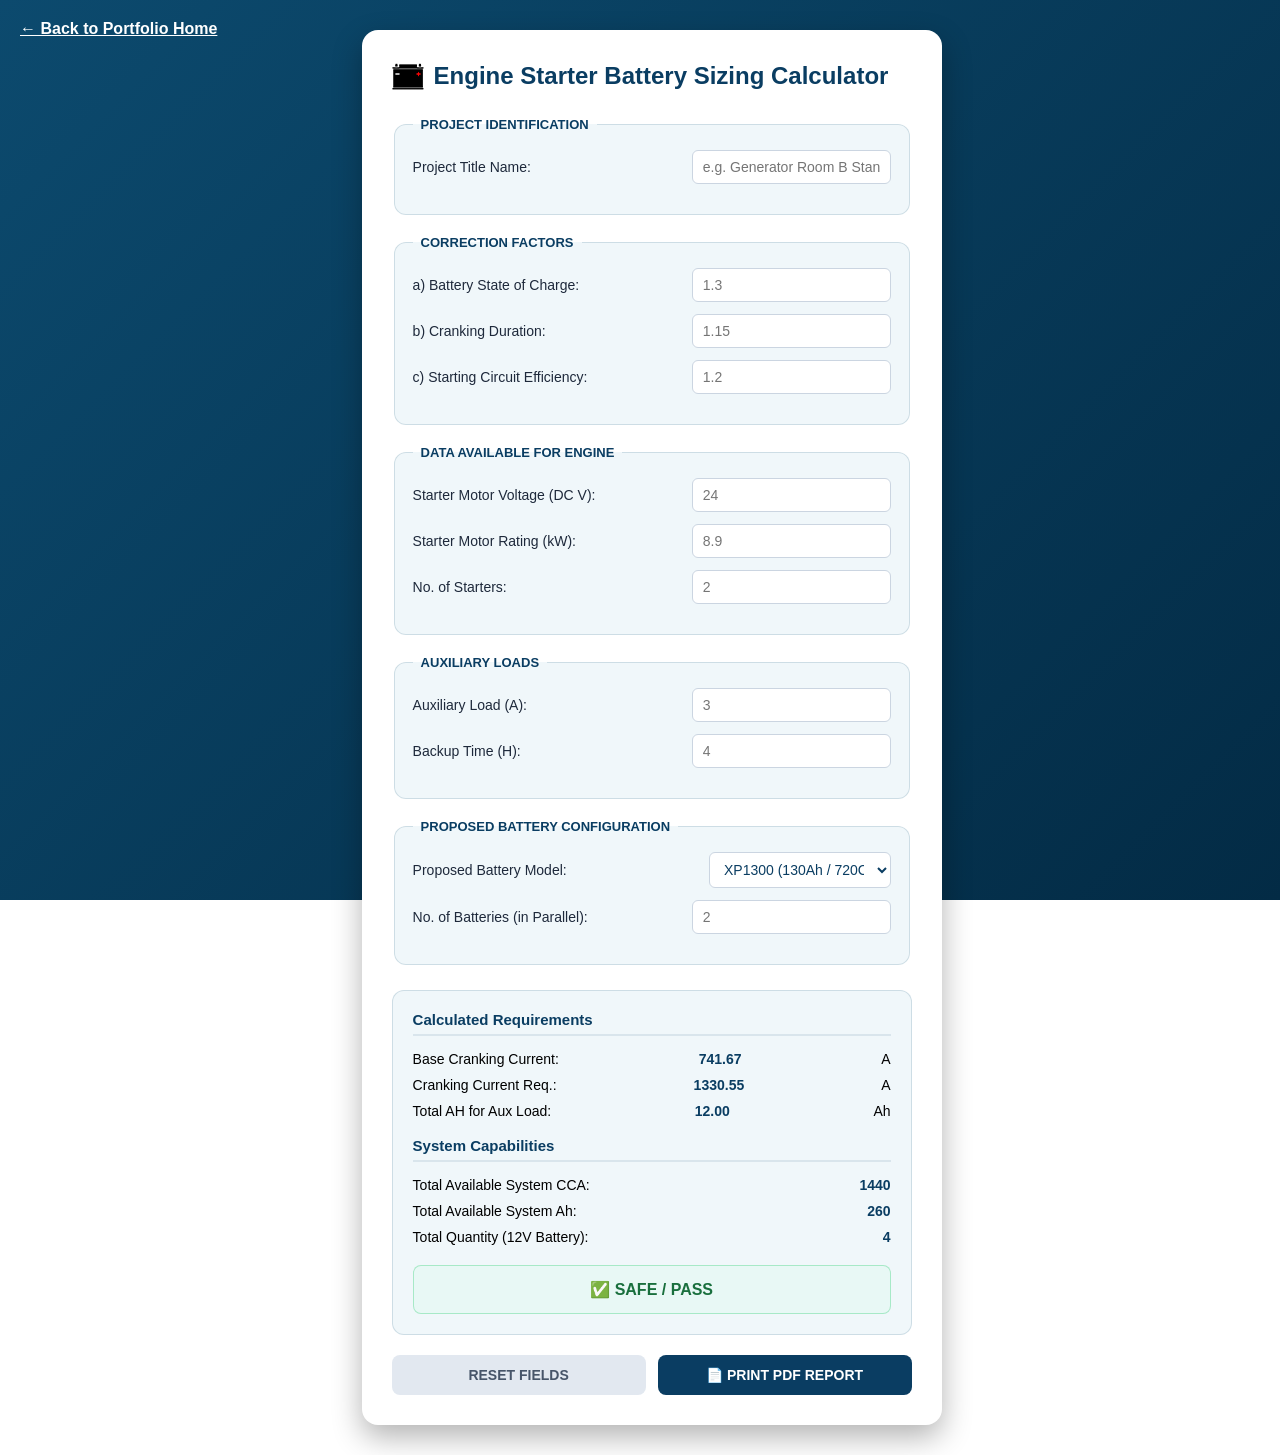
<file: battery-calculator.html>
<!DOCTYPE html>
<html lang="en">

  <head>
    <meta charset="UTF-8">
    <title>BatterySizingCalculatorV2</title>
    <link rel="stylesheet" href="./battery-style.css">

  </head>
    
  <body>
  <!-- Forced Priority Screen Layout Link with High Contrast Color -->
<div class="nav-control-header" style="position: fixed !important; top: 20px !important; left: 20px !important; z-index: 999999 !important; width: auto !important; background: transparent !important;">
    <a href="index.html" class="back-home-link" style="font-family: 'Nunito', sans-serif !important; font-size: 16px !important; font-weight: 700 !important; color: #ffffff !important; text-decoration: underline !important;">&larr; Back to Portfolio Home</a>
</div>

    <div class="phone">
        <!-- The rest of your battery app code stays here -->


  <link rel="stylesheet" href="https://cloudflare.com">
<div class="calculator-container">
  <h2 style="display: flex; align-items: center; gap: 10px;">
  <!-- Custom Logo Image Layout -->
  <img src="my-battery-logo.png" alt="Lead-Acid Battery Logo" style="width: 32px; height: 32px; object-fit: contain; flex-shrink: 0;">
  Engine Starter Battery Sizing Calculator
</h2>
  
    <!-- Section 0: Project Details Header -->
  <fieldset class="project-details-section">
    <legend>Project Identification</legend>
    <div class="input-row">
      <label for="project-name">Project Title Name:</label>
      <input type="text" id="project-name" placeholder="e.g. Generator Room B Standby System">
    </div>
  </fieldset>

  <!-- Section 1: Correction Factors -->
  <fieldset>
    <legend>Correction Factors</legend>
    <div class="input-row">
      <label for="soc">a) Battery State of Charge:</label>
      <input type="number" id="soc" placeholder="1.3" step="0.01">
    </div>
    <div class="input-row">
      <label for="duration">b) Cranking Duration:</label>
      <input type="number" id="duration" placeholder="1.15" step="0.01">
    </div>
    <div class="input-row">
      <label for="efficiency">c) Starting Circuit Efficiency:</label>
      <input type="number" id="efficiency" placeholder="1.2" step="0.01">
    </div>
  </fieldset>

  <!-- Section 2: Engine Specs -->
  <fieldset>
    <legend>Data Available for Engine</legend>
    <div class="input-row">
      <label for="voltage">Starter Motor Voltage (DC V):</label>
      <input type="number" id="voltage" placeholder="24">
    </div>
    <div class="input-row">
      <label for="rating">Starter Motor Rating (kW):</label>
      <input type="number" id="rating" placeholder="8.9" step="0.1">
    </div>
    <div class="input-row">
      <label for="starters">No. of Starters:</label>
      <input type="number" id="starters" placeholder="2">
    </div>
  </fieldset>

  <!-- Section 3: Auxiliary Loads -->
  <fieldset>
    <legend>Auxiliary Loads</legend>
    <div class="input-row">
      <label for="aux-load">Auxiliary Load (A):</label>
      <input type="number" id="aux-load" placeholder="3">
    </div>
    <div class="input-row">
      <label for="backup-time">Backup Time (H):</label>
      <input type="number" id="backup-time" placeholder="4">
    </div>
  </fieldset>

  <!-- Section 4: Battery Proposal -->
  <fieldset>
    <legend>Proposed Battery Configuration</legend>
    <div class="input-row">
      <label for="battery-model">Proposed Battery Model:</label>
      <select id="battery-model">
        <option value="XP800">XP800 (80Ah / 530CCA)</option>
        <option value="XP1000">XP1000 (100Ah / 580CCA)</option>
        <option value="XP1300" selected>XP1300 (130Ah / 720CCA)</option>
        <option value="XP1500">XP1500 (150Ah / 785CCA)</option>
        <option value="XP1700">XP1700 (170Ah / 900CCA)</option>
        <option value="XP1800">XP1800 (180Ah / 1050CCA)</option>
        <option value="XP2000">XP2000 (200Ah / 1150CCA)</option>
        <option value="CUSTOM">-- Custom Battery Model --</option>
      </select>
    </div>
    
    <!-- Hidden by default, reveals only when "CUSTOM" is selected -->
    <div id="custom-inputs-container" style="display: none; margin-top: 10px; border-top: 1px dashed #ddd; padding-top: 10px;">
      <div class="input-row">
        <label for="custom-ah">Custom Unit Capacity (Ah):</label>
        <input type="number" id="custom-ah" placeholder="100" min="0">
      </div>
      <div class="input-row">
        <label for="custom-cca">Custom Unit CCA (SAE):</label>
        <input type="number" id="custom-cca" placeholder="600" min="0">
      </div>
    </div>
    
    <div class="input-row" style="margin-top: 10px;">
      <label for="parallel-count">No. of Batteries (in Parallel):</label>
      <input type="number" id="parallel-count" placeholder="2" min="1">
    </div>
  </fieldset>

  <!-- Section 5: Calculation Summary Display & State Modifiers -->
  
  <!-- INSERTED: Validation Error Container -->
  <div id="validation-error-box" class="error-state-box" style="display: none;">
    ⚠️ <strong>Invalid Input Detected:</strong> Voltage, Number of Starters, and Number of Batteries must be greater than 0.
  </div>

  <!-- INSERTED: Empty Form Prompt Notice -->
  <div id="form-empty-notice" class="empty-state-notice" style="display: none;">
    💡 Please fill out the form input parameters above to view sizing results.
  </div>

  <div class="results-box">
    <h3>Calculated Requirements</h3>
    <p>Base Cranking Current: <span id="out-base-cranking">0</span> A</p>
    <p>Cranking Current Req.: <span id="out-req-cranking">0</span> A</p>
    <p>Total AH for Aux Load: <span id="out-req-aux">0</span> Ah</p>
    
    <h3>System Capabilities</h3>
    <p>Total Available System CCA: <span id="out-sys-cca">0</span></p>
    <p>Total Available System Ah: <span id="out-sys-ah">0</span></p>
    <p>Total Quantity (12V Battery): <span id="out-qty">0</span></p>
    
    <div id="suitability-status" class="status-box">Calculating...</div>
  </div>

  <!-- ACTION BUTTONS: Kept inside the calculator-container card -->
  <div class="action-btn-tray">
    <button id="reset-btn" class="btn btn-reset">Reset Fields</button>
    <button id="pdf-btn" class="btn btn-pdf">📄 Print PDF Report</button>
  </div>
      
  <div class="print-only-footer">
    <div class="footer-divider"></div>
    <p class="footer-copyright">Battery Sizing Calculator © maloymiao</p>
    <p class="footer-queries">Queries: <span class="email-link">maloymiao+batterysizing@gmail.com</span></p>
    <p class="footer-disclaimer">This report is generated for preliminary battery sizing assessment reference only.</p>
  </div>
</div>
    <script  src="./battery-script.js"></script>

  </body>
  
</html>
</file>
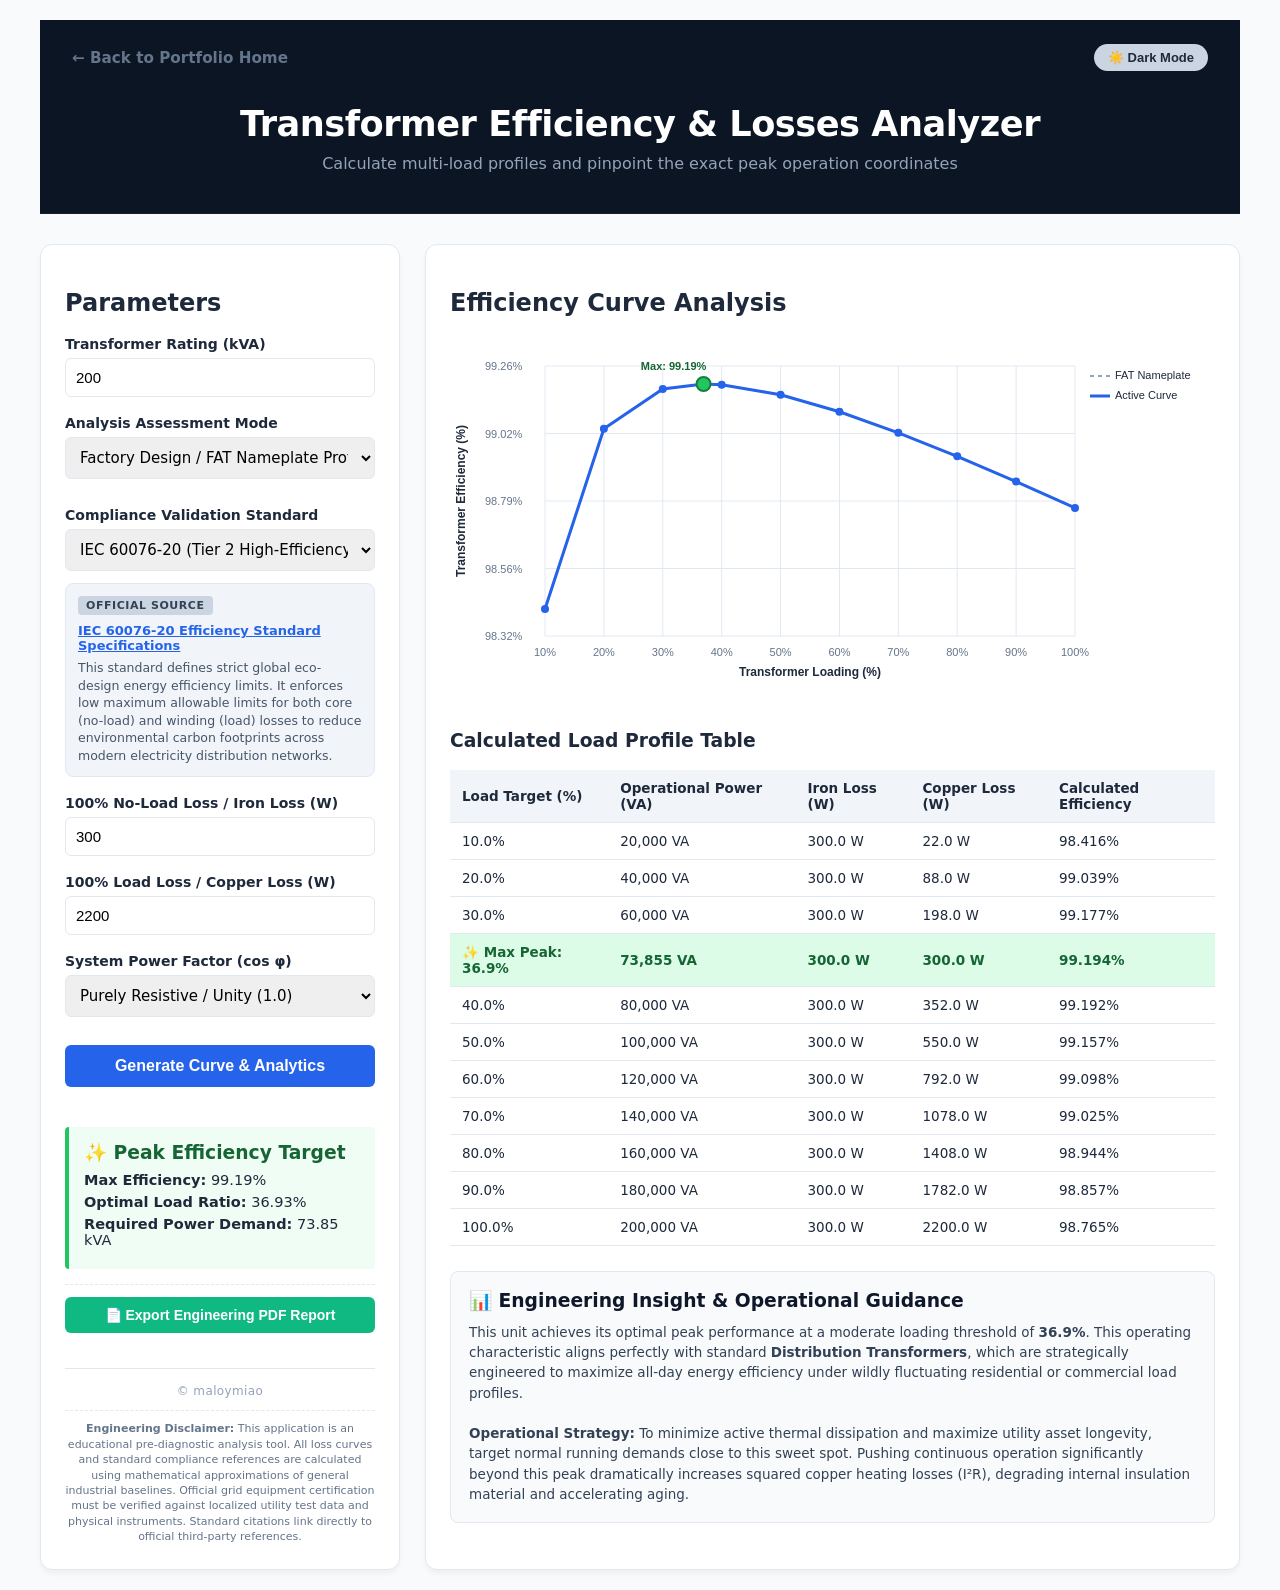
<file: Transformer_eff.html>
<!DOCTYPE html>
<html lang="en">
<head>
    <meta charset="UTF-8">
    <meta name="viewport" content="width=device-width, initial-scale=1.0">
    <title>Transformer Efficiency Profile Analyzer</title>
    <!-- Linked external style rules sheet -->
    <link rel="stylesheet" href="tx_eff_style.css">
</head>
<body>

        <div class="container">
     
        <header style="background-color: #0b1523; padding: 1.5rem 2rem 2.5rem 2rem; position: relative; box-sizing: border-box; text-align: center; border-bottom: 1px solid rgba(255,255,255,0.05);">
    
            <div style="display: flex; justify-content: space-between; align-items: center; width: 100%; margin-bottom: 2rem;">
                <a href="index.html" style="color: #64748b; text-decoration: none; font-size: 0.95rem; font-weight: 700; transition: color 0.2s; display: inline-flex; align-items: center; gap: 6px;">
                    &larr; Back to Portfolio Home
                </a>
                <button id="themeToggleBtn" onclick="toggleDashboardTheme()" style="width: auto; padding: 6px 14px; font-size: 13px; font-weight: 600; background-color: #cbd5e1; color: #1e293b; border-radius: 20px; border: none; cursor: pointer; transition: all 0.2s;">
                    ☀️ Dark Mode
                </button>
            </div>

             <div style="width: 100%;">
                <h1 style="color: #ffffff; font-size: 2.2rem; font-weight: 800; margin: 0 0 0.6rem 0; font-family: system-ui, sans-serif; letter-spacing: -0.5px;">
                    Transformer Efficiency & Losses Analyzer
                </h1>
                <p style="color: #94a3b8; font-size: 1rem; margin: 0; font-weight: 500; font-family: system-ui, sans-serif;">
                    Calculate multi-load profiles and pinpoint the exact peak operation coordinates
                </p>
            </div>
        </header>
        
        <div class="grid">
            <!-- LEFT PANEL: All inputs, dropdowns, and results housed inside ONE card -->
            <div class="card">
                <h2>Parameters</h2>
                <form id="transformerForm">
                    <!-- 1. Transformer Capacity Input -->
                    <div class="form-group">
                        <label for="capacity">Transformer Rating (kVA)</label>
                        <input type="number" id="capacity" value="200" min="1" step="any" required>
                    </div>

                    <!-- Insert directly below the Transformer Capacity input field group -->
                    <div class="form-group">
                        <label for="analysisMode">Analysis Assessment Mode</label>
                        <select id="analysisMode" style="width: 100%; padding: 10px; border: 1px solid var(--border); border-radius: 6px; font-size: 15px; font-family: inherit; margin-bottom: 10px;" onchange="toggleAnalysisMode()">
                            <option value="FACTORY" selected>Factory Design / FAT Nameplate Profile</option>
                            <option value="FIELD_AUDIT">In-Service Transformer Condition Assessment</option>
                        </select>
                    </div>

                    <!-- Field Diagnostic Inputs Container (Hidden by default) -->
                    <div id="fieldDiagnosticInputs" style="display: none; padding: 12px; background-color: #f0fdf4; border-radius: 8px; border: 1px solid #bbf7d0; margin-bottom: 18px;">
                        <h4 style="margin: 0 0 10px 0; color: #166534; font-size: 13px;">⚡ Active Field Operating Parameters</h4>
    
                    <div class="form-group" style="margin-bottom: 10px;">
                        <label for="presentLoadKva" style="font-size: 12px; color: #475569;">Actual Operating Demand (Active kVA Load)</label>
                        <input type="number" id="presentLoadKva" value="100" min="0" step="any" style="padding: 6px 10px; font-size: 14px;">
                    </div>

                    <div class="form-group" style="margin-bottom: 10px;">
                        <label for="coolingType" style="font-size: 12px; color: #475569;">Insulation / Cooling Configuration Type</label>
                        <select id="coolingType" onchange="calculateAndPlot()" style="padding: 6px 10px; font-size: 14px; width: 100%; background-color: var(--card-bg); color: var(--text); border: 1px solid var(--border); border-radius: 6px;">
                            <option value="OIL_FILLED" selected>Liquid-Immersed (Oil-Cooled / ONAN / ONAF)</option>
                            <option value="DRY_TYPE">Dry-Type (Air-Cooled / Cast Resin / AN)</option>
                        </select>
                    </div>
    
                    <div class="form-group" style="margin-bottom: 5px;">
                        <label for="assetAge" style="font-size: 12px; color: #475569;">Asset In-Service Age (Years in Operation)</label>
                        <select id="assetAge" style="padding: 6px 10px; font-size: 14px; width: 100%; background-color: var(--card-bg); color: var(--text); border: 1px solid var(--border); border-radius: 6px;">
                            <option value="1.0" selected>New / Under 3 Years (No Correction)</option>
                            <option value="1.05">3 to 8 Years (+5% Copper Resistance Aging Factor)</option>
                            <option value="1.12">8 to 15 Years (+12% Copper Resistance Aging Factor)</option>
                            <option value="1.20">Over 15 Years (+20% Severe Degradation Thermal Factor)</option>
                        </select>
                    </div>
                </div>

                    <!-- 2. Compliance Dropdown & Citation Box -->
                    <div class="form-group">
                        <label for="standardRule">Compliance Validation Standard</label>
                        <select id="standardRule" style="width: 100%; padding: 10px; border: 1px solid var(--border); border-radius: 6px; font-size: 15px; font-family: inherit;">
                            <option value="IEC_TIER2">IEC 60076-20 (Tier 2 High-Efficiency Core Limits)</option>
                            <option value="IEEE_C57">IEEE C57.12.00 (Standard Industrial Baseline Limits)</option>
                        </select>
                        
                        <!-- Citation widget directly beneath the standard choice -->
                        <div id="standardCitationWrapper" style="margin-top: 12px; padding: 12px; background-color: #f1f5f9; border-radius: 8px; border: 1px solid var(--border);">
                            <div style="display: flex; align-items: center; margin-bottom: 6px; gap: 8px; flex-wrap: wrap;">
                                <span style="font-size: 11px; font-weight: 700; text-transform: uppercase; letter-spacing: 0.05em; background-color: #cbd5e1; color: #334155; padding: 3px 8px; border-radius: 4px; display: inline-block;">
                                    Official Source
                                </span>
                                <a id="standardCitationLink" href="https://taishantransformer.com" target="_blank" style="color: var(--primary); font-size: 13px; font-weight: 600; text-decoration: underline;">
                                    IEC 60076-20 Efficiency Standard Specifications
                                </a>
                            </div>
                            <p id="standardSummaryText" style="margin: 0; font-size: 12.5px; color: #475569; line-height: 1.4;">
                                This standard defines strict global eco-design energy efficiency limits. It enforces low maximum allowable limits for both core (no-load) and winding (load) losses to reduce environmental carbon footprints across modern electricity distribution networks.
                            </p>
                        </div>
                    </div>

                    <!-- 3. No-Load Loss Input -->
                    <div class="form-group">
                        <label for="ironLoss">100% No-Load Loss / Iron Loss (W)</label>
                        <input type="number" id="ironLoss" value="300" min="1" step="any" required>
                    </div>

                    <!-- 4. Full-Load Loss Input -->
                    <div class="form-group">
                        <label for="copperLoss">100% Load Loss / Copper Loss (W)</label>
                        <input type="number" id="copperLoss" value="2200" min="1" step="any" required>
                    </div>

                    <!-- 5. System Power Factor Dropdown -->
                    <div class="form-group">
                        <label for="powerFactorPreset">System Power Factor (cos φ)</label>
                        <select id="powerFactorPreset" style="width: 100%; padding: 10px; border: 1px solid var(--border); border-radius: 6px; font-size: 15px; font-family: inherit; margin-bottom: 10px;" onchange="toggleCustomPfField()">
                            <option value="1.0" selected>Purely Resistive / Unity (1.0)</option>
                            <option value="0.85">Standard Industrial Load (0.85)</option>
                            <option value="0.80">Commercial Baseline (0.80)</option>
                            <option value="0.70">Heavy Induction / Motors (0.70)</option>
                            <option value="CUSTOM">Custom Value...</option>
                        </select>
                        
                        <div id="customPfWrapper" style="display: none;">
                            <label for="powerFactor" style="font-size: 12px; color: #64748b; margin-top: 5px;">Enter Custom Power Factor</label>
                            <input type="number" id="powerFactor" value="1.0" min="0.1" max="1.0" step="0.01">
                        </div>
                    </div>

                    <button type="submit" style="margin-bottom: 20px;">Generate Curve & Analytics</button>
                </form>

                <!-- Peak Efficiency Summary Stays inside the parameters card panel -->
                <div id="peakSummary" class="results-box" style="display: none;">
                    <h3>✨ Peak Efficiency Target</h3>
                    <p><strong>Max Efficiency:</strong> <span id="maxEffVal">0.00</span>%</p>
                    <p><strong>Optimal Load Ratio:</strong> <span id="maxEffLoad">0.00</span>%</p>
                    <p><strong>Required Power Demand:</strong> <span id="maxEffKva">0.00</span> kVA</p>
                </div>
                    <div id="pdfExportContainer" style="margin-top: 15px; padding-top: 12px; border-top: 1px dashed var(--border);">
                        <button type="button" id="downloadPdfBtn" onclick="generatePdfReport()" style="width: 100%; padding: 10px 14px; font-size: 14px; font-weight: 600; background-color: #10b981; color: white; border: none; border-radius: 6px; cursor: pointer; transition: background 0.2s; display: flex; align-items: center; justify-content: center; gap: 6px;">
                            📄 Export Engineering PDF Report
                        </button>
                    </div>
                    <div id="reportFooterGroup" style="margin-top: 35px;">
                    
                    <div style="border-top: 1px solid var(--border); padding-top: 15px; text-align: center; font-size: 12px; color: #94a3b8; font-weight: 500; letter-spacing: 0.03em; margin-bottom: 12px;">
                        © maloymiao
                    </div>
                        <div style="font-size: 11px; color: #64748b; text-align: center; max-width: 500px; margin-left: auto; margin-right: auto; line-height: 1.4; padding-top: 10px; border-top: 1px dashed var(--border);">
                            <strong>Engineering Disclaimer:</strong> This application is an educational pre-diagnostic analysis tool. All loss curves and standard compliance references are calculated using mathematical approximations of general industrial baselines. Official grid equipment certification must be verified against localized utility test data and physical instruments. Standard citations link directly to official third-party references.
                        </div>
                    </div>
                </div>

            <!-- RIGHT PANEL: Stays completely clean for visual analysis charts and tables -->
            <div class="card">
                <h2>Efficiency Curve Analysis</h2>
                <div style="position: relative; width: 100%; height: 350px; margin-bottom: 20px;">
                    <canvas id="efficiencyChart"></canvas>
                </div>
                
                <div class="table-container">
                    <h3>Calculated Load Profile Table</h3>
                    <table id="dataTable">
                        <thead>
                            <tr>
                                <th>Load Target (%)</th>
                                <th>Operational Power (VA)</th>
                                <th>Iron Loss (W)</th>
                                <th>Copper Loss (W)</th>
                                <th>Calculated Efficiency</th>
                            </tr>
                        </thead>
                        <tbody></tbody>
                    </table>
                    <!-- Paste directly underneath the closing table tag on the right side card -->
                    <div id="engineeringConclusionBox" style="margin-top: 25px; padding: 18px; background-color: #f8fafc; border-radius: 8px; border: 1px solid var(--border); display: none;">
                        <h3 style="margin: 0 0 10px 0; color: #0f172a; display: flex; align-items: center; gap: 6px;">
                            📊 Engineering Insight & Operational Guidance
                        </h3>
                        <p id="conclusionText" style="margin: 0; font-size: 13.5px; color: #334155; line-height: 1.5;">
                            Generating operational recommendations...
                        </p>
                    </div>
                </div>
            </div>
        </div>
    </div>

    <!-- Linked decoupled javascript file logic script -->
    <script src="tx_eff_app.js"></script>
</body>
</html>
</file>
<file: styles.css>
/* Global Styling Variables */
:root {
    --primary-color: #0070f3; /* Engineering Blue */
    --text-main: #111111;
    --text-muted: #555555;
    --bg-light: #f7f9fa;
    --bg-white: #ffffff;
    --navbar-bg: #0f172a; /* Sleek Deep Slate */
    --scroll-behavior: smooth; /* Smooth transitions across navigation anchor tags */
}

/* Reset Defaults */
* {
    margin: 0;
    padding: 0;
    box-sizing: border-box;
}

body {
    font-family: -apple-system, BlinkMacSystemFont, "Segoe UI", Roboto, Helvetica, Arial, sans-serif;
    color: var(--text-main);
    background-color: var(--bg-light);
    line-height: 1.6;
}

/* Navigation Menu - Glassmorphism Engineering Style */
header {
    background-color: rgba(15, 23, 42, 0.9); /* Transparent Deep Slate */
    backdrop-filter: blur(12px); /* Blurred glass effect */
    -webkit-backdrop-filter: blur(12px);
    position: fixed;
    width: 100%;
    top: 0;
    z-index: 1000;
    border-bottom: 1px solid rgba(255, 255, 255, 0.08);
    transition: all 0.3s ease;
}

/* Scroll Active State (Triggered by JavaScript) */
header.scroll-active {
    background-color: #0f172a; /* Solid dark color when scrolling */
    border-bottom: 2px solid var(--primary-color); /* Electrical blue accent line */
    box-shadow: 0 4px 20px rgba(0, 0, 0, 0.15);
    padding: -0.2rem 0; /* Shrinks the navbar slightly on scroll */
}

.navbar {
    max-width: 1200px;
    margin: 0 auto;
    display: flex;
    justify-content: space-between;
    align-items: center;
    padding: 1.2rem 2rem;
    transition: padding 0.3s ease;
}

header.scroll-active .navbar {
    padding: 0.9rem 2rem; /* Smooth size transformation */
}

.logo {
    color: #ffffff;
    font-size: 1.4rem;
    font-weight: 800;
    letter-spacing: -0.5px;
    text-transform: uppercase;
    font-family: system-ui, -apple-system, sans-serif;
}

.logo span {
    color: var(--primary-color);
    position: relative;
}

/* Subtle circuit node dot indicator over the logo name */
.logo span::after {
    content: '';
    position: absolute;
    width: 5px;
    height: 5px;
    background-color: #059669; /* Battery Green Node */
    border-radius: 50%;
    top: -2px;
    right: -7px;
}

.nav-links {
    display: flex;
    list-style: none;
    gap: 2.2rem;
}

.nav-links a {
    color: #94a3b8; /* Muted Slate */
    text-decoration: none;
    font-size: 0.95rem;
    font-weight: 600;
    letter-spacing: 0.3px;
    transition: all 0.2s ease;
    position: relative;
    padding: 0.4rem 0;
}

/* Interactive sliding circuit line indicator below links on hover */
.nav-links a::after {
    content: '';
    position: absolute;
    bottom: 0;
    left: 0;
    width: 0;
    height: 2px;
    background-color: var(--primary-color);
    transition: width 0.2s ease;
}

.nav-links a:hover {
    color: #ffffff;
}

.nav-links a:hover::after {
    width: 100%;
}

/* Hero Banner Layout */
.hero-section {
    padding: 11rem 2rem 6rem; /* Keeps exactly 11rem of safety space at the top */
    background-color: var(--bg-white);
    display: flex;
    justify-content: center;
    text-align: center;
}

.hero-container {
    max-width: 800px;
}

.hero-subtitle {
    color: var(--primary-color);
    font-weight: 600;
    text-transform: uppercase;
    font-size: 0.85rem;
    letter-spacing: 1.5px;
    margin-bottom: 1rem;
}

.hero-title {
    font-size: 3rem;
    font-weight: 800;
    line-height: 1.2;
    letter-spacing: -1px;
    margin-bottom: 1.5rem;
}

.hero-description {
    font-size: 1.15rem;
    color: var(--text-muted);
    margin-bottom: 2.5rem;
}

/* Standard Buttons */
.hero-buttons {
    display: flex;
    gap: 1rem;
    justify-content: center;
}

.btn {
    display: inline-block;
    padding: 0.8rem 1.8rem;
    font-weight: 600;
    border-radius: 6px;
    text-decoration: none;
    transition: all 0.2s;
}

.btn-primary {
    background-color: var(--primary-color);
    color: #ffffff;
}

.btn-primary:hover {
    background-color: #0051b3;
}

.btn-secondary {
    background-color: #e2e8f0;
    color: #334155;
}

.btn-secondary:hover {
    background-color: #cbd5e1;
}

/* Sections Structure */
.about-section, .apps-section, .contact-section {
    padding: 6rem 2rem;
}

.section-container {
    max-width: 1000px;
    margin: 0 auto;
    text-align: center;
}

h2 {
    font-size: 2rem;
    font-weight: 700;
    margin-bottom: 1.5rem;
    letter-spacing: -0.5px;
}

.section-subtitle {
    color: var(--text-muted);
    margin-bottom: 3rem;
}

/* Placeholder Application Card */
/* Fixed 3-Column Single Row Layout Matrix */
.apps-grid {
    display: grid !important;
    grid-template-columns: repeat(3, 1fr) !important; /* Forces exactly 3 equal columns in 1 row */
    gap: 2rem !important; 
    width: 100% !important;
    margin-top: 2rem;
}

/* Custom Alternative Badge Colors */
.card-badge.bg-battery {
    background-color: #ecfdf5;
    color: #059669; /* Battery Green Accent */
}

.btn-battery {
    background-color: #059669;
}

.btn-battery:hover {
    background-color: #047857;
}

.placeholder-card {
    background-color: var(--bg-white);
    border: 2px dashed #cbd5e1;
    border-radius: 8px;
    padding: 3rem;
    max-width: 450px;
    width: 100%;
}

.placeholder-card h3 {
    margin-bottom: 0.5rem;
    color: #64748b;
}

/* Footer Section */
footer {
    background-color: var(--navbar-bg);
    color: #64748b;
    text-align: center;
    padding: 2rem;
    font-size: 0.9rem;
}
/* Calculator Grid & Layout Styling */
.calculation-card {
    background-color: var(--bg-white);
    border: 1px solid #e2e8f0;
    border-radius: 12px;
    padding: 2.5rem;
    max-width: 600px;
    width: 100%;
    text-align: left;
    box-shadow: 0 4px 20px rgba(0, 0, 0, 0.05);
}

.app-card-header h3 {
    font-size: 1.4rem;
    color: var(--navbar-bg);
    margin-bottom: 0.25rem;
}

.card-subtitle {
    font-size: 0.9rem;
    color: var(--text-muted);
    margin-bottom: 2rem;
}

/* Forms and Typography Blocks */
.engineering-form {
    display: flex;
    flex-direction: column;
    gap: 1.25rem;
}

.form-group {
    display: flex;
    flex-direction: column;
    gap: 0.4rem;
    flex: 1;
}

.form-group label {
    font-size: 0.85rem;
    font-weight: 600;
    color: #334155;
}

.form-group-title {
    font-size: 0.85rem;
    font-weight: 700;
    text-transform: uppercase;
    letter-spacing: 0.5px;
    color: var(--primary-color);
    margin-top: 0.5rem;
}

/* Custom Interactive Intputs */
.eng-input, .eng-select {
    width: 100%;
    padding: 0.75rem 1rem;
    border: 1.5px solid #cbd5e1;
    border-radius: 6px;
    font-size: 1rem;
    outline: none;
    transition: border-color 0.2s;
}

.eng-input:focus, .eng-select:focus {
    border-color: var(--primary-color);
}

.ambient-style {
    background-color: #fffbeb;
    border-color: #fef3c7;
}

.ambient-style:focus {
    border-color: #d97706;
}

.form-twin-row, .form-triple-row {
    display: flex;
    gap: 1rem;
}

/* Button & Calculation Outputs */
.btn-calc {
    background-color: var(--navbar-bg);
    color: #ffffff;
    width: 100%;
    border: none;
    cursor: pointer;
    padding: 1rem;
    margin-top: 0.5rem;
}

.btn-calc:hover {
    background-color: var(--primary-color);
}

.results-display {
    margin-top: 2rem;
    padding: 1.5rem;
    background-color: #f8fafc;
    border-left: 4px solid var(--primary-color);
    border-radius: 4px;
}

.results-display h4 {
    margin-bottom: 1rem;
    color: var(--navbar-bg);
}

.result-metric {
    display: flex;
    justify-content: space-between;
    padding: 0.5rem 0;
    border-bottom: 1px solid #e2e8f0;
}

.result-metric:last-child {
    border-bottom: none;
}

.text-alert {
    color: #b91c1c;
}

.hidden {
    display: none;
}
/* App Link Card Styling Layout */
.app-link-card {
    background-color: var(--bg-white);
    border: 1px solid #e2e8f0;
    border-radius: 12px;
    padding: 2.5rem;
    max-width: 500px;
    width: 100%;
    text-align: left;
    box-shadow: 0 4px 20px rgba(0, 0, 0, 0.05);
    position: relative;
}

.card-badge {
    display: inline-block;
    background-color: #e0f2fe;
    color: var(--primary-color);
    font-size: 0.75rem;
    font-weight: 700;
    padding: 0.25rem 0.75rem;
    border-radius: 50px;
    margin-bottom: 1rem;
    text-transform: uppercase;
}

.app-link-card h3 {
    font-size: 1.4rem;
    color: var(--navbar-bg);
    margin-bottom: 0.75rem;
}

.app-link-card p {
    color: var(--text-muted);
    font-size: 0.95rem;
    margin-bottom: 2rem;
    line-height: 1.5;
}

.btn-app-link {
    background-color: var(--primary-color);
    color: #ffffff;
    display: block;
    text-align: center;
    border: none;
}

.btn-app-link:hover {
    background-color: var(--navbar-bg);
}
/* Navigation Link Back to Home */
.nav-control-header {
    width: 100%;
    max-width: 390px;
    margin: 15px auto 12px;
    text-align: left;
    padding: 0 10px;
}

.back-home-link {
    display: inline-block;
    color: #1a759f; /* Transformer Blue theme color */
    text-decoration: none;
    font-size: 13px;
    font-weight: 700;
    padding: 6px 12px;
    background-color: rgba(255, 255, 255, 0.9);
    border: 1px solid rgba(26, 117, 159, 0.3);
    border-radius: 8px;
    transition: all 0.2s ease;
}

.back-home-link:hover {
    background-color: #1a759f;
    color: #ffffff;
    border-color: #1a759f;
    box-shadow: 0 2px 8px rgba(26, 117, 159, 0.2);
}
/* Professional Background Component Layout */
.text-left-align {
    text-align: left !important;
}

.section-intro {
    font-size: 1.1rem;
    color: var(--text-muted);
    margin-bottom: 3rem;
    max-width: 900px;
}

.about-flex-layout {
    display: flex;
    gap: 3.5rem;
    flex-wrap: wrap;
}

.about-column {
    flex: 1;
    min-width: 300px;
}

.about-column h3 {
    font-size: 1.3rem;
    color: var(--navbar-bg);
    margin-bottom: 1.5rem;
    border-bottom: 2px solid var(--primary-color);
    padding-bottom: 0.5rem;
}

/* Competency Grid Badges */
.skills-tags-list {
    list-style: none;
    display: flex;
    flex-direction: column;
    gap: 0.75rem;
}

.skills-tags-list li {
    background-color: #f1f5f9;
    padding: 0.75rem 1rem;
    border-radius: 6px;
    font-size: 0.95rem;
    font-weight: 600;
    color: #334155;
    border-left: 3px solid var(--primary-color);
}

/* Professional Timeline Nodes */
.timeline-item {
    margin-bottom: 1.75rem;
    padding-left: 1rem;
    border-left: 2px solid #cbd5e1;
}

.timeline-item h4 {
    font-size: 1.1rem;
    color: var(--navbar-bg);
}

.company-sub {
    font-size: 0.85rem;
    color: var(--primary-color);
    font-weight: 600;
    margin-bottom: 0.4rem;
}

.role-desc {
    font-size: 0.9rem;
    color: var(--text-muted);
    line-height: 1.5;
}
/* Interactive Contact Form Styling and Layouts */
.portfolio-contact-form {
    max-width: 650px;
    margin: 0 auto;
    text-align: left;
    background-color: var(--bg-white);
    padding: 2.5rem;
    border-radius: 12px;
    border: 1px solid #e2e8f0;
    box-shadow: 0 4px 20px rgba(15, 23, 42, 0.04);
}

.form-row-twin {
    display: flex;
    gap: 1.5rem;
    flex-wrap: wrap;
    margin-bottom: 1.25rem;
}

.form-input-block {
    display: flex;
    flex-direction: column;
    gap: 0.4rem;
    flex: 1;
    min-width: 250px;
    margin-bottom: 1.25rem;
}

.form-input-block label {
    font-size: 0.85rem;
    font-weight: 700;
    color: #334155;
    text-transform: uppercase;
    letter-spacing: 0.5px;
}

.form-input-block input, .form-input-block textarea {
    width: 100%;
    padding: 0.8rem 1rem;
    border: 1.5px solid #cbd5e1;
    border-radius: 6px;
    font-size: 0.95rem;
    font-family: inherit;
    outline: none;
    transition: all 0.2s ease;
}

.form-input-block input:focus, .form-input-block textarea:focus {
    border-color: var(--primary-color);
    box-shadow: 0 0 0 3px rgba(0, 112, 243, 0.1);
}

.btn-form-submit {
    width: 100%;
    border: none;
    cursor: pointer;
    text-align: center;
    padding: 1rem;
    font-size: 1rem;
}

/* Professional Mobile Responsiveness Patch */
/* Safe Mobile Behavior Fallback */
@media (max-width: 768px) {
    .apps-grid {
        grid-template-columns: 1fr !important; /* Stacks vertically on phone screens */
        gap: 1.5rem !important;
    }
}

    /* Keep the profile headshot centered on small viewports */
    .profile-photo-wrapper {
        justify-content: center;
        margin-bottom: 1rem;
    }

    /* Add side spacing inside the contact form for mobile edges */
    .portfolio-contact-form {
        padding: 1.5rem;
    }

    /* Stack twin inputs on top of each other on mobile phones */
    .form-row-twin {
        flex-direction: column;
        gap: 0;
    }

    /* Shrink large hero title fonts slightly so they don't break lines awkwardly */
    .hero-title {
        font-size: 2.2rem;
    }

.form-input-block input:focus, 
.form-input-block textarea:focus {
    border-color: var(--primary-color) !important;
    box-shadow: 0 0 0 4px rgba(0, 112, 243, 0.15) !important;
    background-color: #ffffff;
}
/* Top Layout Intro Alignment */
.profile-intro-row {
    display: flex;
    justify-content: space-between;
    align-items: center;
    gap: 2rem;
    margin-bottom: 2.5rem;
}

.profile-intro-row .section-intro {
    margin-bottom: 0; /* Clear previous margin spacing so it aligns with the photo center */
    flex: 1;
}

.profile-photo-wrapper {
    flex-shrink: 0; /* Prevents the image container from squeezing */
}

.profile-inline-image {
    width: 140px;              
    height: 140px;
    object-fit: cover;         
    border-radius: 50%;        
    border: 3px solid #ffffff;
    box-shadow: 0 4px 15px rgba(15, 23, 42, 0.12);
}

/* Ensure bottom columns sit nicely below the top intro row */
.about-flex-layout {
    display: flex;
    gap: 3.5rem;
    flex-wrap: wrap;
}

/* Updated 3-Column Multi-Row Layout Matrix */
.apps-grid {
    display: grid !important;
    grid-template-columns: repeat(3, 1fr) !important; /* Locks columns to 3 per row */
    gap: 2rem !important; 
    width: 100% !important;
    margin-top: 2rem;
}
</file>
<file: battery-style.css>
/* Custom Theme Palette Configuration */
:root {
  --deep-blue-ocean: #0a3d62;
  --ocean-gradient-start: #0c4a6e;
  --ocean-gradient-end: #032b45;
  --ocean-mist-bg: #f0f7fa;
  --ocean-tray-bg: #e0f2fe;
  --bermuda-grass: #2ecc71;
  --morning-green-light: #e8f8f5;
  --morning-green-text: #196f3d;
  --soft-fail-bg: #fdf2f2;
  --soft-fail-text: #9b2c2c;
  --text-dark: #1e293b;
  --border-mist: rgba(12, 74, 110, 0.15);
}

body {
  font-family: 'Segoe UI', Tahoma, Geneva, Verdana, sans-serif;
  background: linear-gradient(135deg, var(--ocean-gradient-start), var(--ocean-gradient-end));
  background-attachment: fixed;
  padding: 30px 20px;
  display: flex;
  justify-content: center;
  margin: 0;
  min-height: 100vh;
  box-sizing: border-box;
}

.calculator-container {
  background: #ffffff;
  padding: 30px;
  border-radius: 16px;
  box-shadow: 0 12px 30px rgba(0, 0, 0, 0.3);
  max-width: 520px;
  width: 100%;
}

h2 { 
  text-align: center; 
  color: var(--deep-blue-ocean); 
  margin-top: 0;
  margin-bottom: 25px; 
  font-size: 24px;
  font-weight: 700;
}

fieldset {
  border: 1.5px solid var(--border-mist);
  border-radius: 12px;
  margin-bottom: 20px;
  padding: 18px;
  background-color: var(--ocean-mist-bg);
}

legend { 
  font-weight: 700; 
  color: var(--deep-blue-ocean); 
  padding: 0 8px; 
  font-size: 13px;
  text-transform: uppercase;
}

.input-row {
  display: flex;
  justify-content: space-between;
  align-items: center;
  margin-bottom: 12px;
}

label { 
  font-size: 14px; 
  color: var(--text-dark); 
  width: 60%; 
  font-weight: 500;
}

input, select {
  width: 38%;
  padding: 8px 10px;
  border: 1.5px solid #cbd5e1;
  border-radius: 6px;
  font-size: 14px;
  color: var(--deep-blue-ocean);
  background-color: #ffffff;
}

input:focus, select:focus {
  outline: none;
  border-color: var(--bermuda-grass);
  box-shadow: 0 0 0 3px rgba(46, 204, 113, 0.2);
}

#custom-inputs-container {
  background-color: var(--ocean-tray-bg);
  border-radius: 8px;
  padding: 12px;
  margin-bottom: 12px;
  border: 1px dashed rgba(12, 74, 110, 0.2);
}

.results-box {
  background: var(--ocean-mist-bg);
  padding: 20px;
  border-radius: 12px;
  border: 1.5px solid var(--border-mist);
  margin-top: 25px;
}

.results-box h3 { 
  margin-top: 18px; 
  color: var(--deep-blue-ocean); 
  border-bottom: 2px solid rgba(12, 74, 110, 0.1); 
  padding-bottom: 6px; 
  font-size: 15px;
}

.results-box h3:first-of-type { margin-top: 0; }
.results-box p { display: flex; justify-content: space-between; font-size: 14px; margin: 10px 0; }
.results-box span { font-weight: 700; color: var(--deep-blue-ocean); }

.status-box {
  text-align: center;
  font-weight: 700;
  padding: 14px;
  border-radius: 8px;
  margin-top: 20px;
  font-size: 16px;
}

.pass { background-color: var(--morning-green-light); color: var(--morning-green-text); border: 1.5px solid rgba(46, 204, 113, 0.35); }
.fail { background-color: var(--soft-fail-bg); color: var(--soft-fail-text); border: 1.5px solid rgba(155, 44, 44, 0.25); }

/* ==========================================================================
   BUTTON TRAY STYLING (Fixes the unstyled buttons)
   ========================================================================== */
.action-btn-tray {
  display: flex;
  gap: 12px;
  margin-top: 20px;
}

.btn {
  flex: 1;
  padding: 12px;
  font-size: 14px;
  font-weight: 700;
  border-radius: 8px;
  cursor: pointer;
  border: none;
  transition: opacity 0.2s, transform 0.1s;
  text-transform: uppercase;
}

.btn:active { transform: scale(0.98); }
.btn-reset { background-color: #e2e8f0; color: #475569; }
.btn-reset:hover { background-color: #cbd5e1; }
.btn-pdf { background-color: var(--deep-blue-ocean); color: #ffffff; }
.btn-pdf:hover { opacity: 0.9; }

/* ... keep all your previous main container, layout, and button styles ... */

/* Hide print-only headers and footers completely while using the app on a screen */
.print-only-header, .print-only-footer {
  display: none;
}
/* ==========================================================================
   UPDATED: STRICT SINGLE-PAGE A4 PRINT CONFIGURATION
   ========================================================================== */
@media print {
  /* Hides the default browser headers/footers (URLs, page numbers, dates) */
  @page {
    size: A4 portrait;
    margin: 0.4in 0.5in 0.4in 0.5in;
  }

  /* Force the background to be pure white and clear margins */
  html, body {
    background: #ffffff !important;
    height: 99% !important;
    page-break-after: avoid !important;
    page-break-before: avoid !important;
    overflow: hidden !important;
    font-size: 11px !important; /* Slightly smaller base font to save page space */
  }

  /* Shrink parent wrappers to prevent page spilling */
  .calculator-container {
    box-shadow: none !important;
    max-width: 100% !important;
    padding: 0 !important;
    margin: 0 !important;
    border: none !important;
    height: auto !important;
  }

  .print-only-header {
    display: block !important;
    font-size: 14px !important;
    font-weight: 700;
    color: #0c4a6e;
    border-bottom: 2px solid #0a3d62;
    padding-bottom: 3px;
    margin-bottom: 12px !important;
    text-transform: uppercase;
  }

  h2 {
    color: #0a3d62 !important;
    margin-top: 0 !important;
    margin-bottom: 10px !important;
    font-size: 18px !important;
  }

  /* Make spacing tighter between the measurement boxes */
  fieldset {
    background: #ffffff !important;
    border: 1px solid #cbd5e1 !important;
    margin-bottom: 8px !important;
    padding: 8px 12px !important;
    page-break-inside: avoid !important;
  }

  .input-row {
    margin-bottom: 6px !important;
  }

  input, select, .action-btn-tray {
    display: none !important;
  }

  .input-row::after {
    content: attr(data-print-value);
    font-weight: 700;
    color: #0a3d62;
    font-size: 12px;
  }

  .results-box {
    background: #ffffff !important;
    border: 1px solid #cbd5e1 !important;
    padding: 12px !important;
    margin-top: 10px !important;
  }

  .results-box h3 {
    margin-top: 10px !important;
    padding-bottom: 4px !important;
  }
  .results-box h3:first-of-type {
    margin-top: 0 !important;
  }

  .status-box {
    margin-top: 8px !important;
    padding: 6px !important;
    border: 1.5px solid #196f3d !important;
  }

  /* Pull the footer text tighter to the main report card elements */
  .print-only-footer {
    display: block !important;
    margin-top: 20px !important;
    text-align: center !important;
    font-size: 10px !important;
    color: #475569 !important;
    page-break-inside: avoid !important;
  }
  
  .footer-divider {
    border-top: 1px solid #cbd5e1 !important;
    margin-bottom: 6px !important;
  }
  
  .footer-copyright {
    font-weight: 700 !important;
    margin: 1px 0 !important;
    color: #1e293b !important;
  }
  
  .footer-queries {
    margin: 1px 0 !important;
  }
  
  .email-link {
    color: #0c4a6e !important;
    font-weight: 600 !important;
  }
  
  .footer-disclaimer {
    margin-top: 4px !important;
    color: #64748b !important;
  }
  /* Add this to your style sheet */
.results-box.hidden-results {
  display: none !important; /* Hides the entire panel frame from display when reset */
}

/* Neutral styling adjustment rule for compliance badge box when blank */
.status-box.neutral {
  background-color: transparent !important;
  border: none !important;
  box-shadow: none !important;
  padding: 0 !important;
}
/* Container styling for the results panel with a smooth opacity fade */
.results-box {
  opacity: 1;
  max-height: 1000px; /* Large enough value to safely display full content */
  overflow: hidden;
  transition: opacity 0.4s ease, max-height 0.4s ease, padding 0.4s ease, margin 0.4s ease;
}

/* Hides the results panel elements cleanly and smoothly fades it away */
.results-box.hidden-results {
  opacity: 0;
  max-height: 0;
  padding-top: 0 !important;
  padding-bottom: 0 !important;
  margin-top: 0 !important;
  margin-bottom: 0 !important;
  border: none !important;
}

/* Styled text notice to fill out the form when the calculator is blank */
.empty-state-notice {
  text-align: center;
  color: #666666;
  font-style: italic;
  padding: 15px;
  background-color: #f9f9f9;
  border: 1px dashed #cccccc;
  border-radius: 6px;
  margin-top: 15px;
  opacity: 1;
  transition: opacity 0.4s ease;
}

/* Neutral baseline override rule for compliance status badge */
.status-box.neutral {
  background-color: transparent !important;
  border: none !important;
  box-shadow: none !important;
  padding: 0 !important;
}
/* Styled red error badge alert for invalid negative or zero parameters */
.error-state-box {
  background-color: #fde8e8;
  border: 1px solid #f8b4b4;
  color: #9b1c1c;
  padding: 15px;
  border-radius: 6px;
  margin-top: 15px;
  margin-bottom: 15px;
  font-size: 0.95rem;
  line-height: 1.4;
  box-shadow: 0 2px 4px rgba(0, 0, 0, 0.02);
}
/* Styling for the new Project Identification block */
.project-details-section {
  border: 1px solid #cbd5e1;
  background-color: #f8fafc;
  margin-bottom: 20px;
  border-radius: 6px;
}
/* Fixed Navigation Link - Screen Pinning Layout */
.nav-control-header {
    position: fixed;   /* Pins the link directly to the screen view boundaries */
    top: 25px;         /* Positions it 25 pixels down from the very top */
    left: 25px;        /* Positions it 25 pixels out from the very left edge */
    z-index: 999999;   /* Absolute max priority layer to overlay all cards */
}

.back-home-link {
    font-family: 'Nunito', sans-serif;
    font-size: 16px;
    font-weight: 700;
    color: #1a759f; /* Blue color matching the theme */
    text-decoration: underline; /* Adds the clean link underline */
    transition: color 0.2s ease;
}

.back-home-link:hover {
    color: #2d6a4f; /* Changes to green on hover */
}
</file>
<file: tx_eff_style.css>
:root {
    --primary: #2563eb;
    --primary-hover: #1d4ed8;
    --bg: #f8fafc;
    --card-bg: #ffffff;
    --text: #1e293b;
    --border: #e2e8f0;
}

/* ========================================================================= */
/* INJECT THESE DARK MODE CSS COLOR VARIABLE THEMES OVERRIDES HERE: */
/* ========================================================================= */
body.dark-theme {
    --bg: #0f172a;          /* Dark Slate Midnight background color */
    --card-bg: #1e293b;     /* Deep card workspace backgrounds */
    --text: #f1f5f9;         /* High contrast soft white text titles */
    --border: #334155;       /* Subdued charcoal border lines boundaries */
}

/* Dark layout refinement overrides for table headers, form inputs, and buttons */
body.dark-theme th { background-color: #334155; color: #f1f5f9; }
body.dark-theme input, body.dark-theme select { background-color: #1e293b; color: #f1f5f9; border-color: #334155; }
body.dark-theme #standardCitationWrapper { background-color: #334155; border-color: #475569; }
body.dark-theme #standardCitationWrapper p { color: #cbd5e1 !important; }
body.dark-theme #engineeringConclusionBox { background-color: #334155; border-color: #475569; }
body.dark-theme #engineeringConclusionBox p { color: #cbd5e1 !important; }
body.dark-theme h1, body.dark-theme h2, body.dark-theme h3 { color: #ffffff !important; }
body.dark-theme tr:hover { background-color: #334155; }
body.dark-theme #fieldDiagnosticInputs { background-color: #1e293b; border-color: #334155; }
body.dark-theme #fieldDiagnosticInputs h4 { color: #22c55e !important; }
/* ========================================================================= */

body {
    font-family: 'Segoe UI', system-ui, -apple-system, sans-serif;
    background-color: var(--bg);
    color: var(--text);
    margin: 0;
    padding: 20px;
}

.container {
    max-width: 1200px;
    margin: 0 auto;
}

header {
    text-align: center;
    margin-bottom: 30px;
    border-bottom: 2px dashed var(--border);
    padding-bottom: 15px;
}

h1 { 
    margin: 0 0 5px 0; 
    color: #0f172a; 
}

.grid {
    display: grid;
    grid-template-columns: 1fr;
    gap: 25px;
}

@media (min-width: 768px) {
    .grid { grid-template-columns: 360px 1fr; }
}

.card {
    background: var(--card-bg);
    padding: 24px;
    border-radius: 12px;
    box-shadow: 0 4px 6px -1px rgb(0 0 0 / 0.05);
    border: 1px solid var(--border);
}

.form-group { 
    margin-bottom: 18px; 
}

label {
    display: block;
    font-weight: 600;
    margin-bottom: 6px;
    font-size: 14px;
}

input {
    width: 100%;
    padding: 10px;
    border: 1px solid var(--border);
    border-radius: 6px;
    font-size: 15px;
    box-sizing: border-box;
}

input:focus {
    outline: 2px solid var(--primary);
    outline-offset: -1px;
}

button {
    width: 100%;
    padding: 12px;
    background-color: var(--primary);
    color: white;
    border: none;
    border-radius: 6px;
    font-size: 16px;
    font-weight: 600;
    cursor: pointer;
    transition: background 0.2s;
}

button:hover { 
    background-color: var(--primary-hover); 
}

.results-box {
    margin-top: 20px;
    padding: 15px;
    background-color: #f0fdf4;
    border-left: 4px solid #22c55e;
    border-radius: 4px;
}

.results-box h3 { 
    margin: 0 0 8px 0; 
    color: #166534; 
}

.results-box p { 
    margin: 6px 0; 
    font-size: 14.5px; 
}

.table-container { 
    margin-top: 25px; 
    overflow-x: auto; 
}

table {
    width: 100%;
    border-collapse: collapse;
    text-align: left;
    font-size: 13.5px;
}

th, td { 
    padding: 10px 12px; 
    border-bottom: 1px solid var(--border); 
}

th { 
    background-color: #f1f5f9; 
    font-weight: 600; 
}

tr:hover { 
    background-color: #f8fafc; 
}

.highlight {
    background-color: #dcfce7 !important;
    font-weight: bold;
    color: #166534;
}

/* Highlights empty required inputs with a soft amber border outline */
input:invalid {
    border-color: #f59e0b;
    background-color: #fffbeb;
}
/* Restructures tables and charts seamlessly for narrow mobile viewports */
@media (max-width: 600px) {
    body {
        padding: 10px; /* Gives more room on tight screens */
    }
    th, td {
        padding: 8px 6px; /* Shrinks cell spacing slightly */
        font-size: 11px;  /* Shrinks text size so it fits perfectly on phone screens */
    }
    h1 {
        font-size: 22px; /* Scales header down safely */
    }
}

/* ========================================================================= */
/* INJECT OR REPLACE THESE HIGH-CONTRAST MOBILE RESPONSIVE DARK OVERRIDES */
/* ========================================================================= */
body.dark-theme .results-box { 
    background-color: #064e3b !important; /* Deep forest green container */
    border-left: 5px solid #22c55e !important; 
}
body.dark-theme .results-box h3 { color: #4ade80 !important; } /* Bright light-green titles */
body.dark-theme .results-box p, body.dark-theme .results-box span { color: #f1f5f9 !important; } /* Crisp white text variables */

body.dark-theme #dataTable tr[style*="background-color"] { 
    background-color: #78350f !important; /* Rich amber-brown instead of bright yellow */
    color: #fef3c7 !important; /* Crisp cream white row text strings */
}

body.dark-theme #engineeringConclusionBox { 
    background-color: #1e293b !important; /* Deep solid charcoal background panel card */
    border-color: #475569 !important; 
}
body.dark-theme #engineeringConclusionBox h3 { color: #ffffff !important; }
body.dark-theme #engineeringConclusionBox p, body.dark-theme #engineeringConclusionBox strong { 
    color: #cbd5e1 !important; /* High contrast soft gray reading text */
}

body.dark-theme #standardCitationWrapper { 
    background-color: #1e293b !important; /* Deep solid charcoal parameter citation box */
    border-color: #475569 !important; 
}
body.dark-theme #standardCitationWrapper p { color: #cbd5e1 !important; }
</file>
